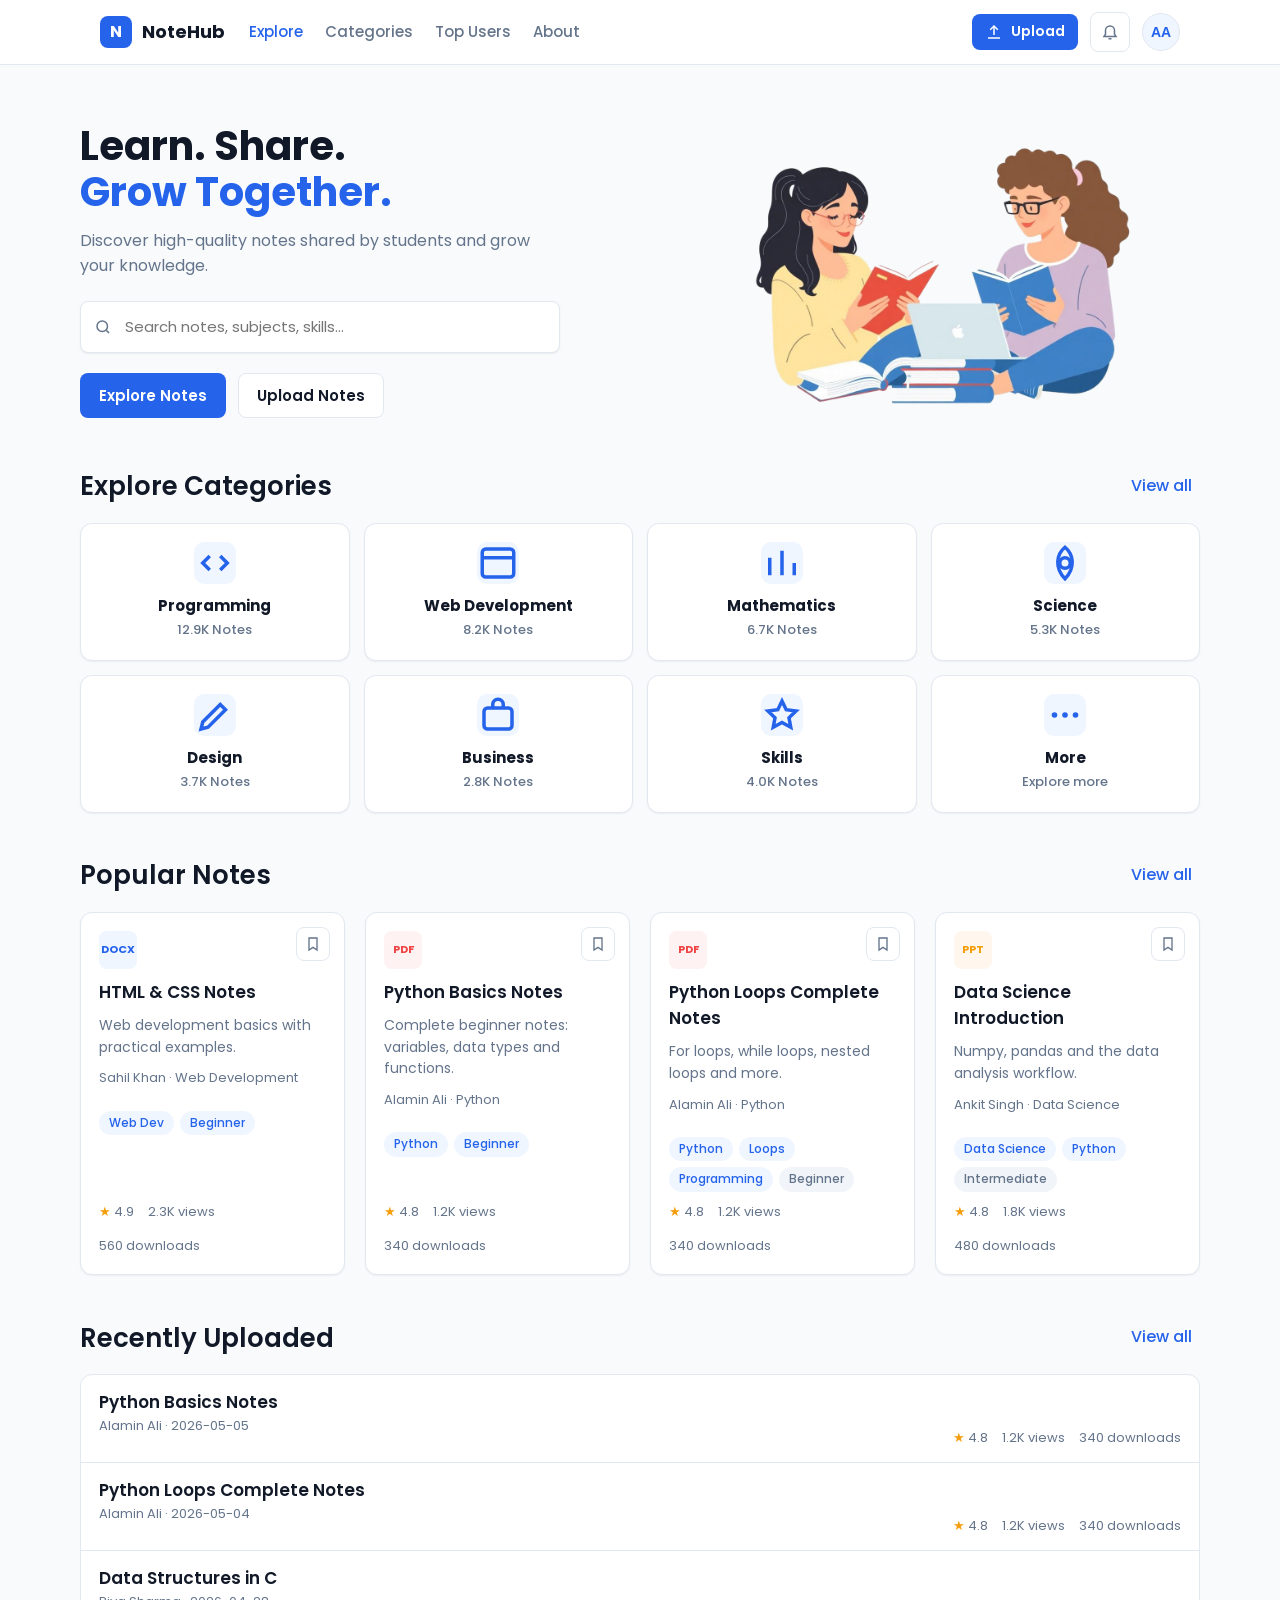
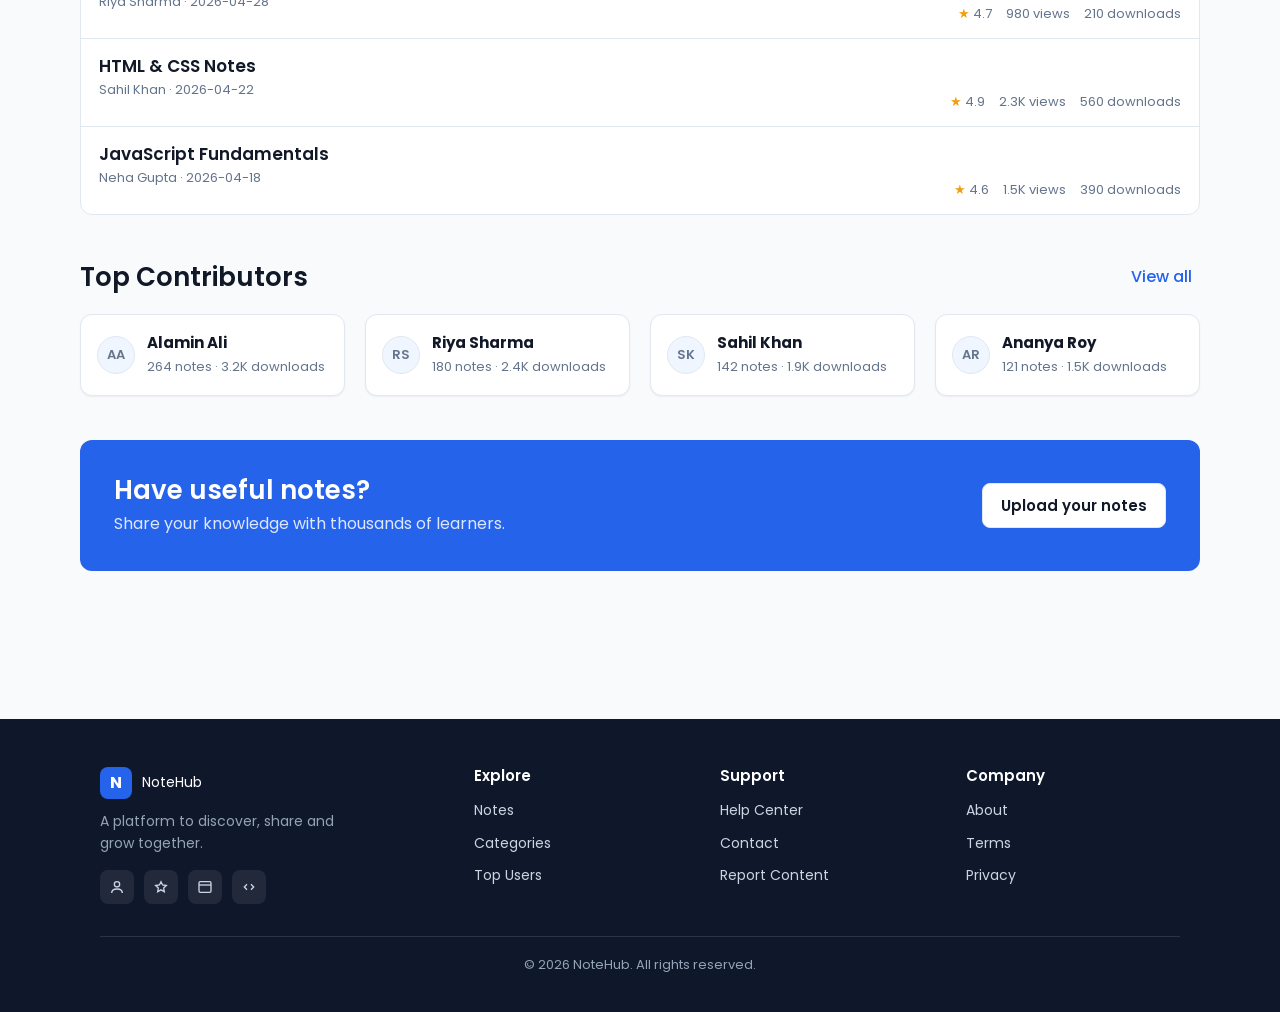
<file: index.html>
<!DOCTYPE html>
<html lang="en">
<head>
    <meta charset="UTF-8">
    <meta name="viewport" content="width=device-width, initial-scale=1.0">
    <title>My Website</title>
</head>
<body>
    <script>
        window.location.href = "home.html";
    </script>
</body>
</html>
</file>
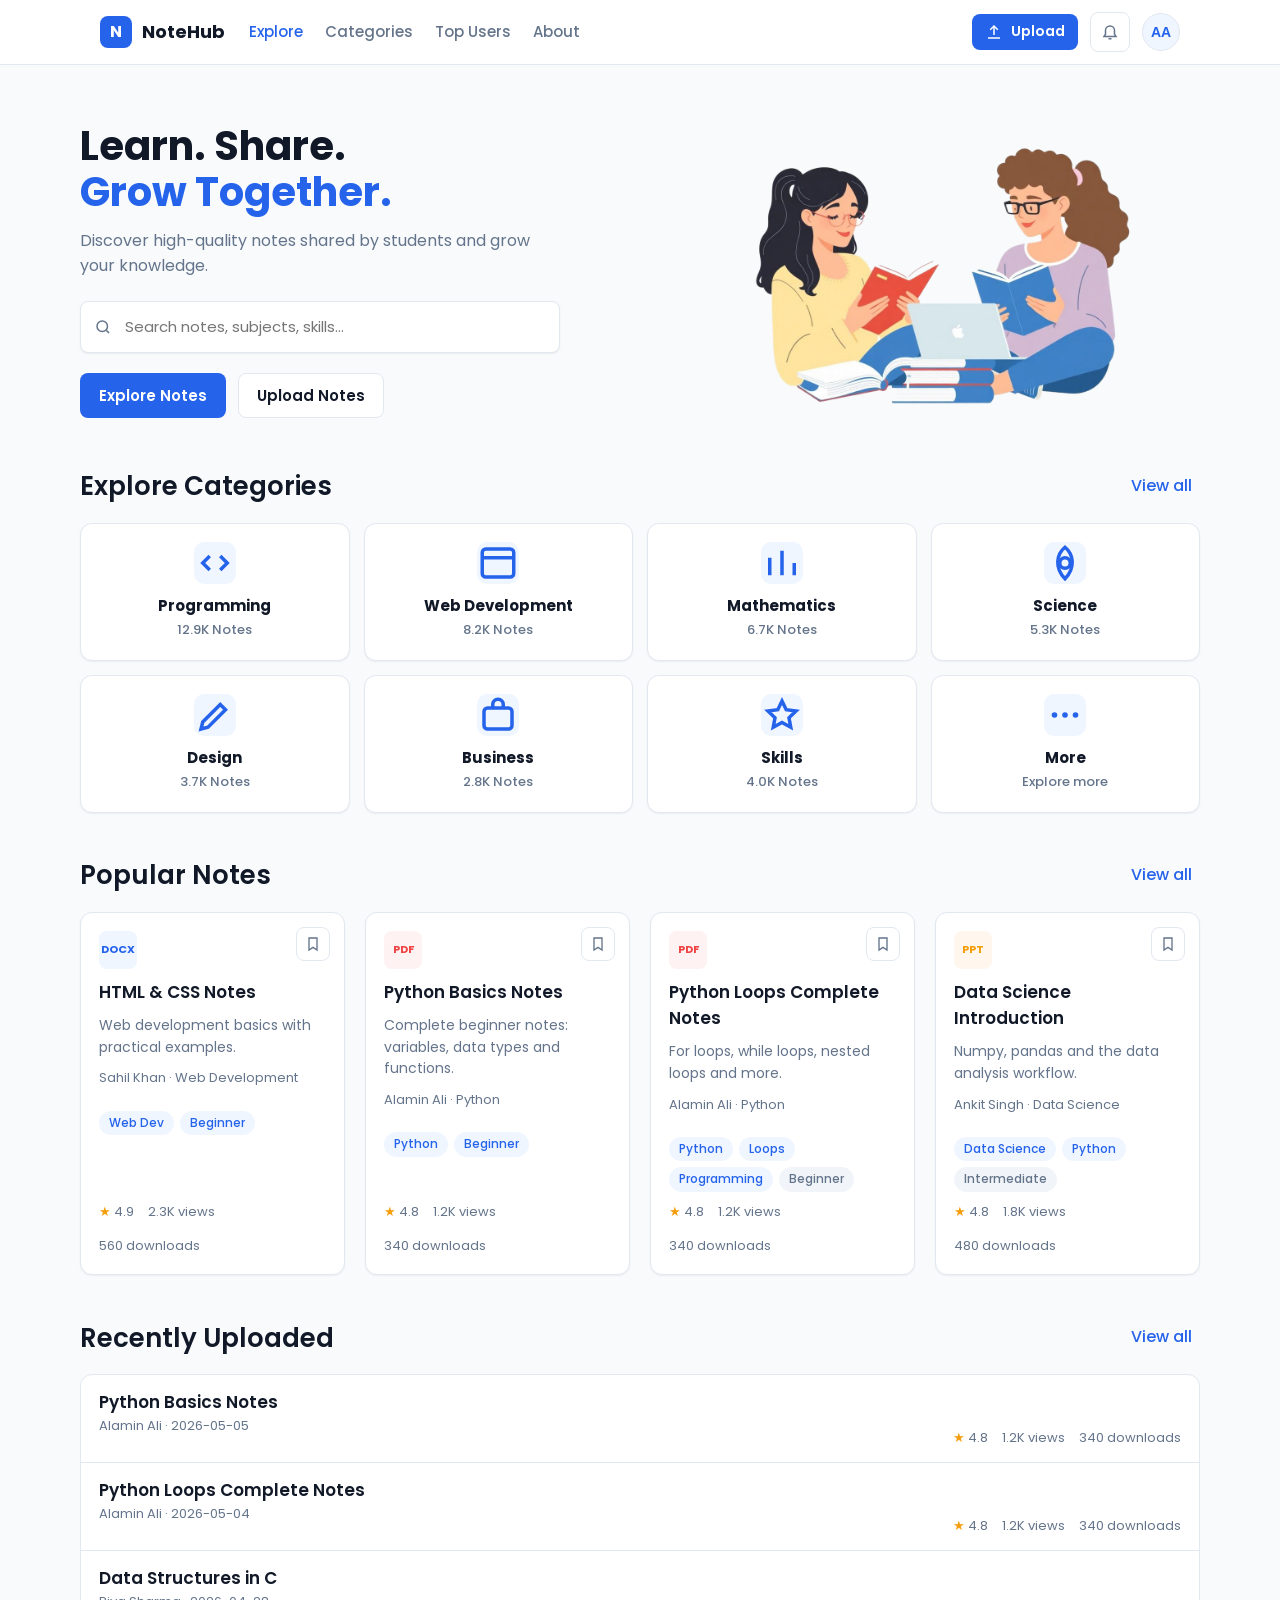
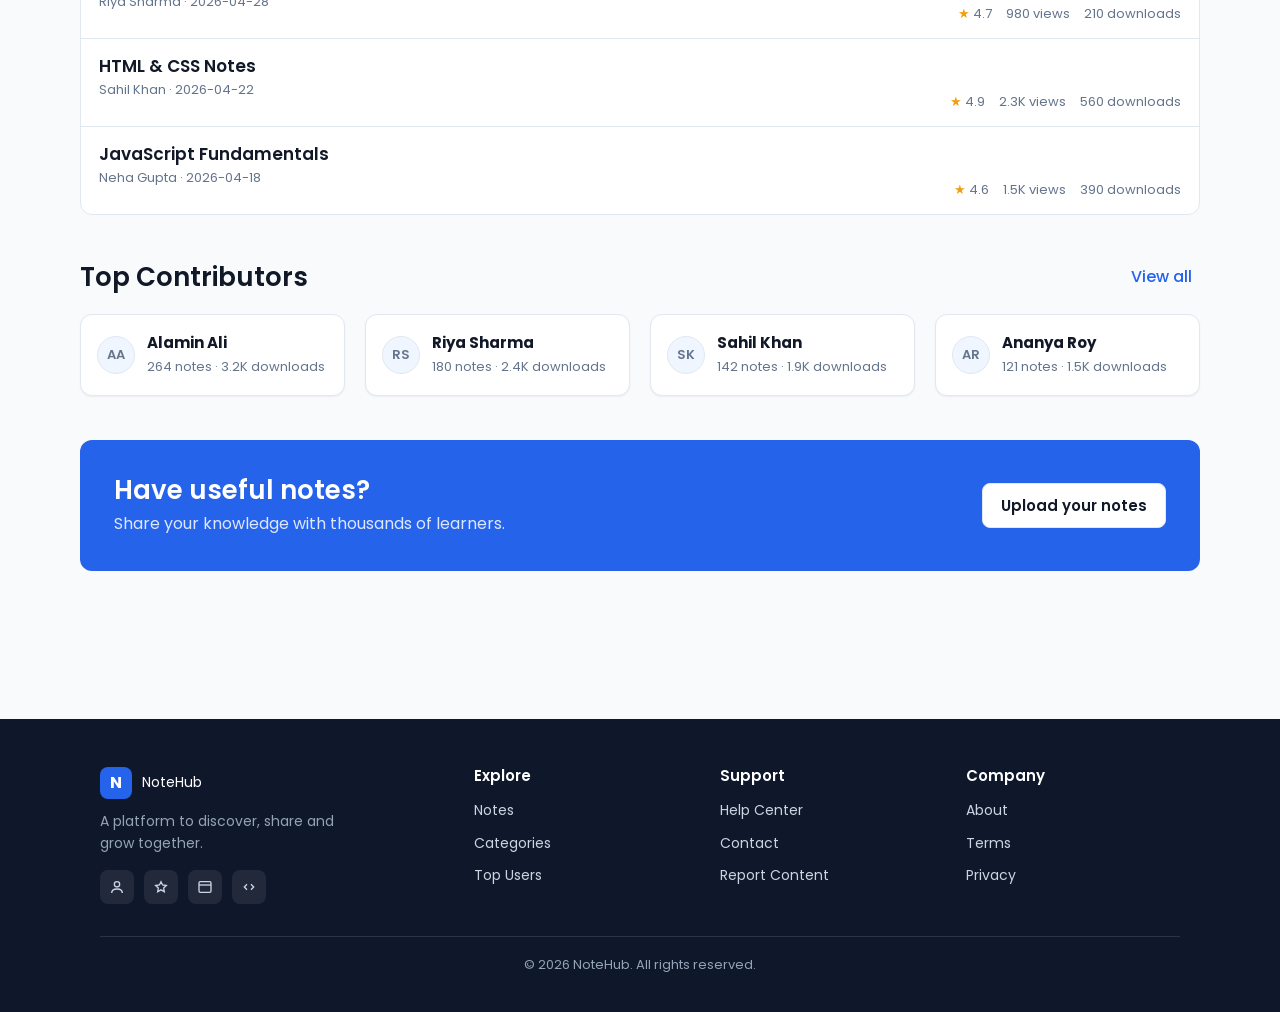
<file: home.html>
<!DOCTYPE html>
<html lang="en">
  <head>
    <meta charset="UTF-8" />
    <meta name="viewport" content="width=device-width, initial-scale=1" />
    <title>NoteHub — Learn. Share. Grow Together.</title>
    <meta
      name="description"
      content="Discover high-quality study notes shared by students and experts on NoteHub. Explore categories, popular notes and top contributors."
    />
    <link rel="preconnect" href="https://fonts.googleapis.com" />
    <link rel="preconnect" href="https://fonts.gstatic.com" crossorigin />
    <link
      href="https://fonts.googleapis.com/css2?family=Poppins:wght@400;500;600;700&display=swap"
      rel="stylesheet"
    />
    <link rel="stylesheet" href="global.css" />
    <link rel="stylesheet" href="home.css" />
    <link rel="stylesheet" href="responsive.css" />
  </head>
  <body data-page="home">
    <div id="site-nav"></div>

    <main>
      <!-- Hero -->
      <section class="container hero">
        <div>
          <h1>Learn. Share.<br /><span class="text-blue">Grow Together.</span></h1>
          <p>Discover high-quality notes shared by students and grow your knowledge.</p>

          <form class="hero-search" id="heroSearch" action="search.html" method="get" role="search">
            <label class="sr-only" for="heroQuery">Search notes</label>
            <svg viewBox="0 0 24 24" fill="none" stroke="currentColor" stroke-width="2" aria-hidden="true">
              <circle cx="11" cy="11" r="7" />
              <path d="M20 20l-3.5-3.5" />
            </svg>
            <input id="heroQuery" name="q" type="search" placeholder="Search notes, subjects, skills..." />
          </form>

          <div class="hero-actions">
            <a class="btn btn-primary" href="search.html">Explore Notes</a>
            <a class="btn btn-secondary" href="upload.html">Upload Notes</a>
          </div>
        </div>
        <div class="hero-art">
          <img src="study-illustration.png" alt="Student studying with a laptop and notes" />
        </div>
      </section>

      <div class="container page-body">
        <!-- Categories -->
        <section class="section">
          <div class="section-head">
            <h2>Explore Categories</h2>
            <a class="btn-text" href="search.html">View all</a>
          </div>
          <div class="cat-scroll" id="categoryGrid"></div>
        </section>

        <!-- Popular notes -->
        <section class="section">
          <div class="section-head">
            <h2>Popular Notes</h2>
            <a class="btn-text" href="search.html">View all</a>
          </div>
          <div class="grid grid-4" id="popularNotes"></div>
        </section>

        <!-- Recently uploaded -->
        <section class="section">
          <div class="section-head">
            <h2>Recently Uploaded</h2>
            <a class="btn-text" href="search.html">View all</a>
          </div>
          <div class="recent-list" id="recentList"></div>
        </section>

        <!-- Top contributors -->
        <section class="section">
          <div class="section-head">
            <h2>Top Contributors</h2>
            <a class="btn-text" href="profile.html">View all</a>
          </div>
          <div class="contributors" id="contributorList"></div>
        </section>

        <!-- Call to action -->
        <section class="section cta">
          <div>
            <h2>Have useful notes?</h2>
            <p>Share your knowledge with thousands of learners.</p>
          </div>
          <a class="btn btn-secondary" href="upload.html">Upload your notes</a>
        </section>
      </div>
    </main>

    <div id="site-footer"></div>
    <div id="site-bottom-nav"></div>

    <script src="global.js"></script>
    <script src="home.js"></script>
  </body>
</html>
</file>
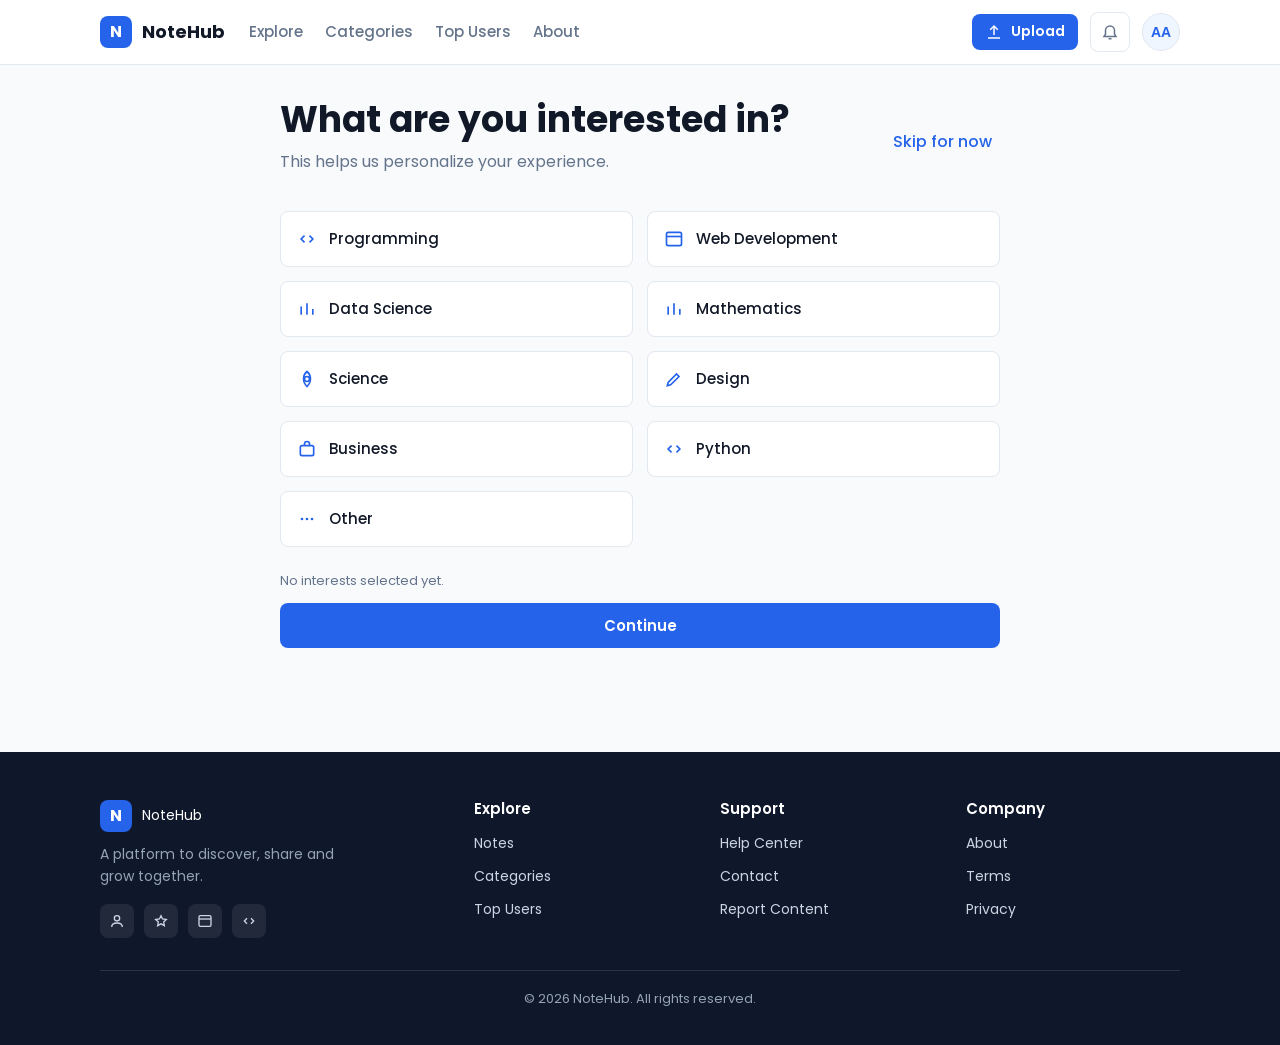
<file: interests.html>
<!DOCTYPE html>
<html lang="en">
  <head>
    <meta charset="UTF-8" />
    <meta name="viewport" content="width=device-width, initial-scale=1" />
    <title>Choose your interests | NoteHub</title>
    <meta
      name="description"
      content="Pick the subjects you care about so NoteHub can personalise the notes you see."
    />
    <link rel="preconnect" href="https://fonts.googleapis.com" />
    <link rel="preconnect" href="https://fonts.gstatic.com" crossorigin />
    <link href="https://fonts.googleapis.com/css2?family=Poppins:wght@400;500;600;700&display=swap" rel="stylesheet" />
    <link rel="stylesheet" href="global.css" />
    <link rel="stylesheet" href="profile.css" />
    <link rel="stylesheet" href="responsive.css" />
  </head>
  <body data-page="interests">
    <div id="site-nav"></div>

    <main class="container page-body">
      <div class="interest-wrap">
        <div class="section-head">
          <div>
            <h1>What are you interested in?</h1>
            <p class="muted">This helps us personalize your experience.</p>
          </div>
          <a class="btn-text" href="home.html">Skip for now</a>
        </div>

        <div class="interest-grid" id="interestGrid"></div>

        <p class="muted small" id="interestCount">No interests selected yet.</p>
        <button class="btn btn-primary btn-block" type="button" id="continueBtn">Continue</button>
      </div>
    </main>

    <div id="site-footer"></div>
    <div id="site-bottom-nav"></div>

    <script src="global.js"></script>
    <script src="interests.js"></script>
  </body>
</html>
</file>
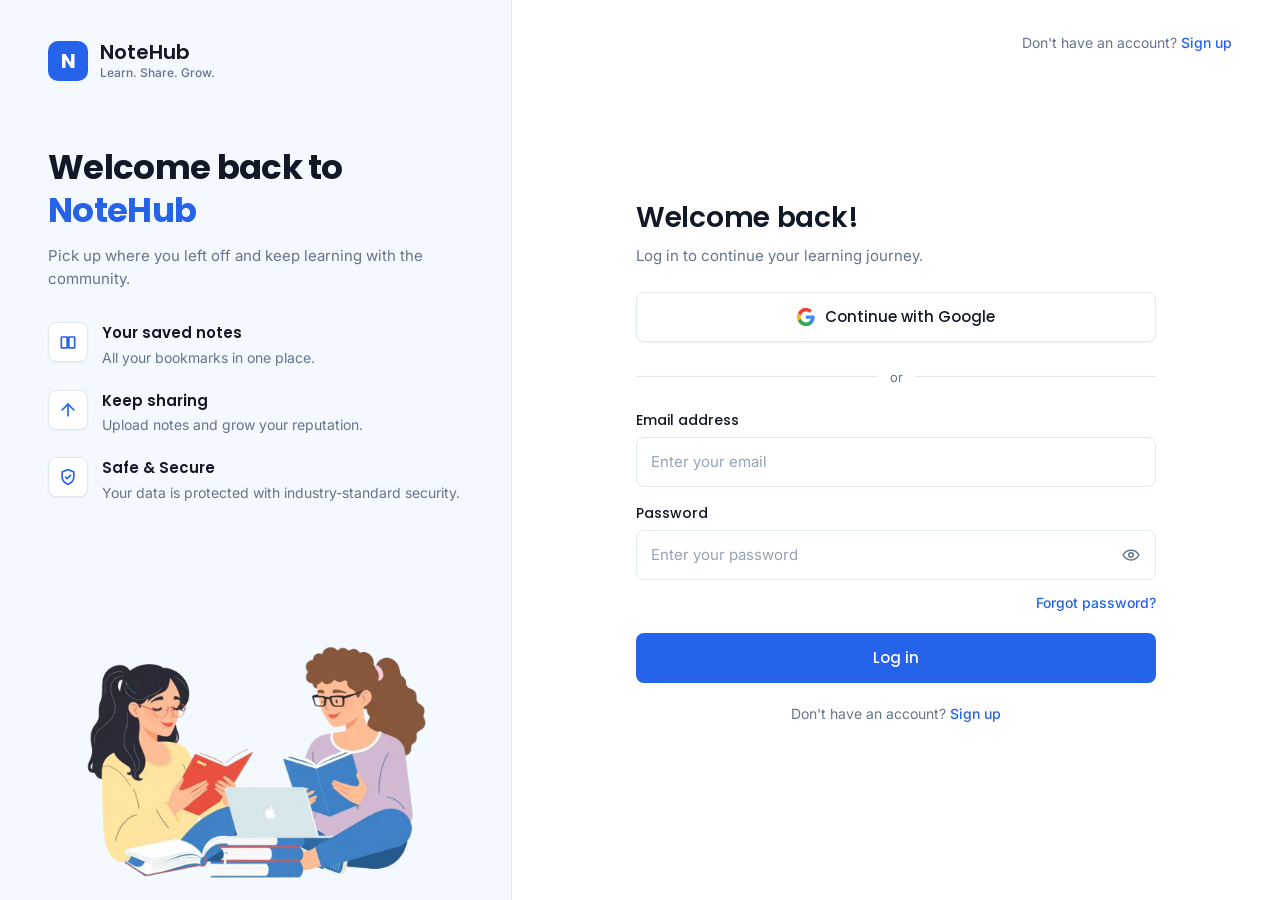
<file: login.html>
<!DOCTYPE html>
<html lang="en">
  <head>
    <meta charset="UTF-8" />
    <meta name="viewport" content="width=device-width, initial-scale=1" />
    <title>Log in to NoteHub | Learn. Share. Grow.</title>
    <meta
      name="description"
      content="Log in to your NoteHub account to continue your learning journey, save notes and share knowledge."
    />
    <link rel="preconnect" href="https://fonts.googleapis.com" />
    <link rel="preconnect" href="https://fonts.gstatic.com" crossorigin />
    <link
      href="https://fonts.googleapis.com/css2?family=Poppins:wght@500;600;700&family=Inter:wght@400;500;600&display=swap"
      rel="stylesheet"
    />
    <link rel="stylesheet" href="auth.css" />
  </head>
  <body>
    <div class="page">
      <!-- Left: brand -->
      <aside class="panel">
        <a class="logo" href="home.html">
          <span class="logo-mark" aria-hidden="true">N</span>
          <span class="logo-text">
            <strong>NoteHub</strong>
            <small>Learn. Share. Grow.</small>
          </span>
        </a>

        <div class="panel-body">
          <h1 class="panel-title">
            Welcome back to<br />
            <span class="accent">NoteHub</span>
          </h1>
          <p class="panel-sub">Pick up where you left off and keep learning with the community.</p>

          <ul class="benefits">
            <li>
              <span class="benefit-icon" aria-hidden="true">
                <svg viewBox="0 0 24 24" fill="none" stroke="currentColor" stroke-width="2">
                  <path d="M4 6h7v13H4z" /><path d="M13 6h7v13h-7z" />
                </svg>
              </span>
              <div>
                <h2>Your saved notes</h2>
                <p>All your bookmarks in one place.</p>
              </div>
            </li>
            <li>
              <span class="benefit-icon" aria-hidden="true">
                <svg viewBox="0 0 24 24" fill="none" stroke="currentColor" stroke-width="2">
                  <path d="M12 19V5" /><path d="M5 12l7-7 7 7" />
                </svg>
              </span>
              <div>
                <h2>Keep sharing</h2>
                <p>Upload notes and grow your reputation.</p>
              </div>
            </li>
            <li>
              <span class="benefit-icon" aria-hidden="true">
                <svg viewBox="0 0 24 24" fill="none" stroke="currentColor" stroke-width="2">
                  <path d="M12 3l7 3v6c0 4-3 7-7 9-4-2-7-5-7-9V6z" /><path d="M9 12l2 2 4-4" />
                </svg>
              </span>
              <div>
                <h2>Safe &amp; Secure</h2>
                <p>Your data is protected with industry-standard security.</p>
              </div>
            </li>
          </ul>
        </div>

        <img class="panel-art" src="study-illustration.png" alt="" aria-hidden="true" />
      </aside>

      <!-- Right: login form -->
      <main class="form-side">
        <p class="top-link">Don't have an account? <a href="signup.html">Sign up</a></p>

        <div class="form-wrap">
          <header class="form-head">
            <h2>Welcome back!</h2>
            <p>Log in to continue your learning journey.</p>
          </header>

          <button type="button" class="btn btn-google" id="googleBtn">
            <svg class="g-icon" viewBox="0 0 18 18" aria-hidden="true">
              <path fill="#4285F4" d="M17.6 9.2c0-.6-.1-1.2-.2-1.7H9v3.3h4.8a4.1 4.1 0 0 1-1.8 2.7v2.2h2.9c1.7-1.6 2.7-3.9 2.7-6.5z"/>
              <path fill="#34A853" d="M9 18c2.4 0 4.5-.8 6-2.3l-2.9-2.2c-.8.6-1.9.9-3.1.9-2.4 0-4.4-1.6-5.1-3.8H.9v2.3A9 9 0 0 0 9 18z"/>
              <path fill="#FBBC05" d="M3.9 10.6a5.4 5.4 0 0 1 0-3.4V4.9H.9a9 9 0 0 0 0 8.1l3-2.4z"/>
              <path fill="#EA4335" d="M9 3.6c1.3 0 2.5.5 3.4 1.3L15 2.3A9 9 0 0 0 .9 4.9l3 2.3C4.6 5.1 6.6 3.6 9 3.6z"/>
            </svg>
            Continue with Google
          </button>

          <div class="divider"><span>or</span></div>

          <form id="loginForm" novalidate>
            <div class="field">
              <label for="email">Email address</label>
              <input id="email" name="email" type="email" placeholder="Enter your email" autocomplete="email" />
              <p class="error" id="emailError"></p>
            </div>

            <div class="field">
              <label for="password">Password</label>
              <div class="input-icon">
                <input id="password" name="password" type="password" placeholder="Enter your password" autocomplete="current-password" />
                <button type="button" class="eye" data-target="password" aria-label="Show password">
                  <svg viewBox="0 0 24 24" fill="none" stroke="currentColor" stroke-width="2" aria-hidden="true">
                    <path d="M1.5 12S5 5.5 12 5.5 22.5 12 22.5 12 19 18.5 12 18.5 1.5 12 1.5 12z" />
                    <circle cx="12" cy="12" r="3" />
                  </svg>
                </button>
              </div>
              <p class="error" id="passwordError"></p>
            </div>

            <p class="forgot"><a href="#">Forgot password?</a></p>

            <button type="submit" class="btn btn-primary" id="submitBtn">
              <span class="spinner" aria-hidden="true"></span>
              <span class="btn-label">Log in</span>
            </button>

            <p class="success" id="successMsg" role="status">Logged in successfully! Redirecting…</p>
          </form>

          <p class="bottom-text">Don't have an account? <a href="signup.html">Sign up</a></p>
        </div>
      </main>
    </div>

    <script src="login.js"></script>
  </body>
</html>
</file>
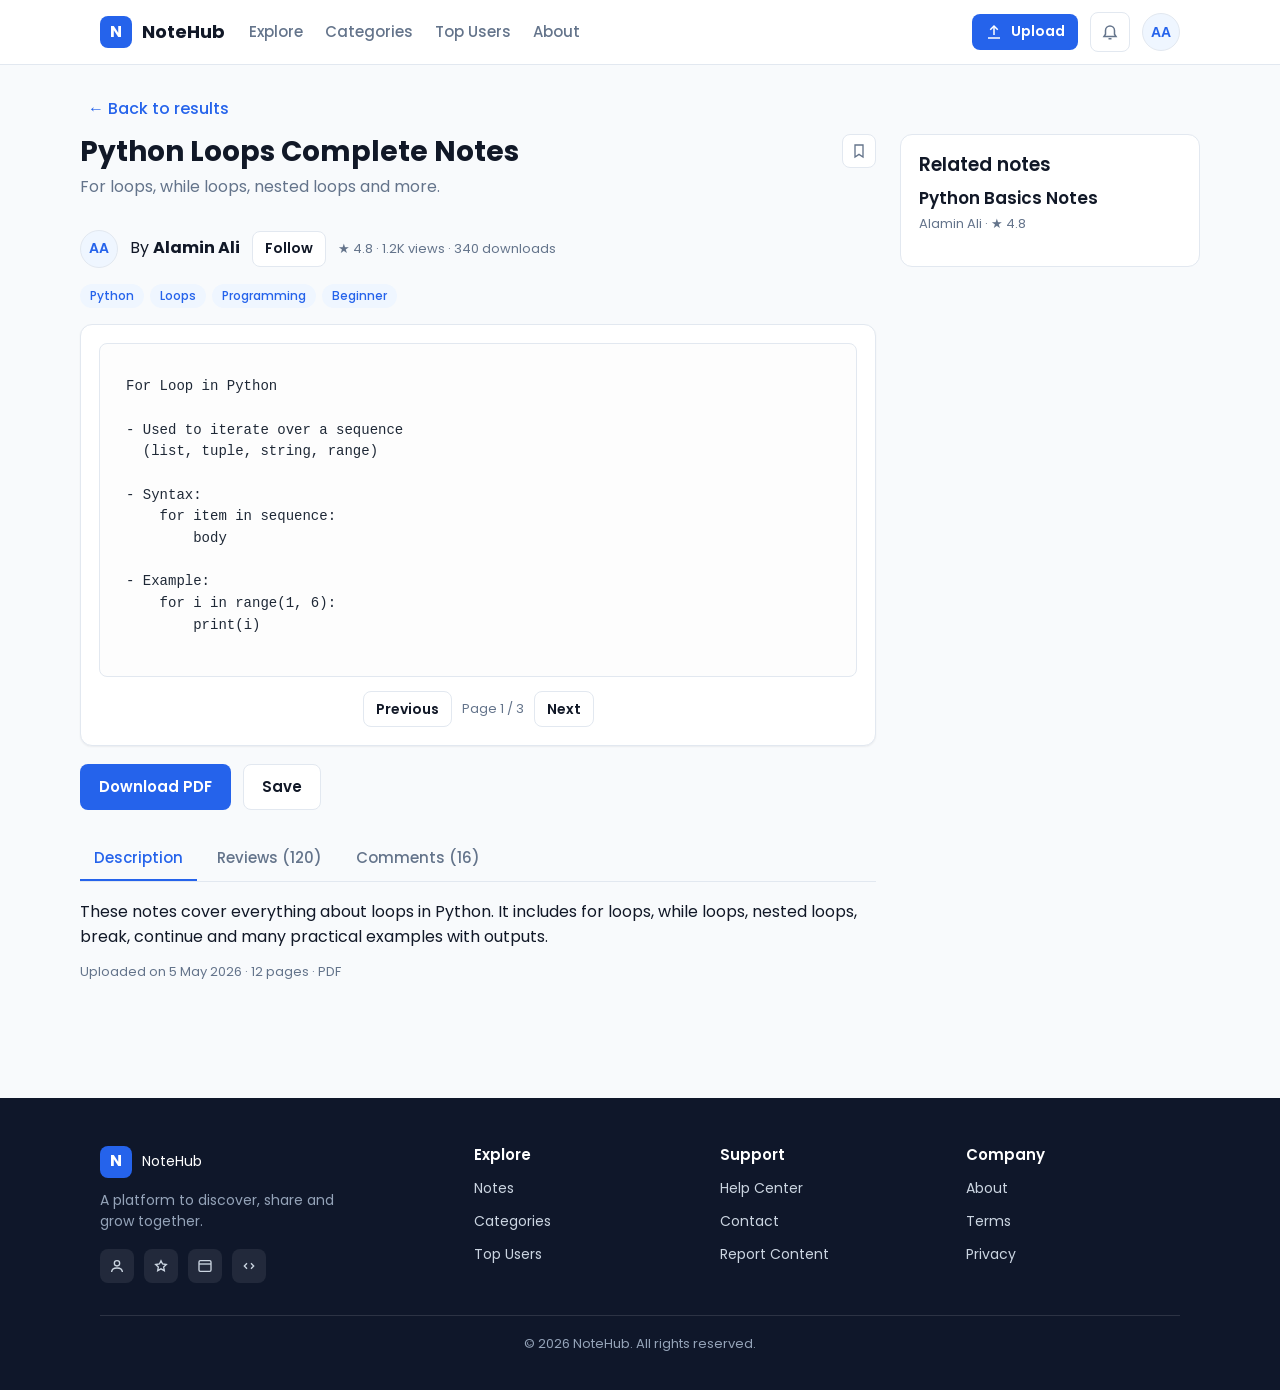
<file: note.html>
<!DOCTYPE html>
<html lang="en">
  <head>
    <meta charset="UTF-8" />
    <meta name="viewport" content="width=device-width, initial-scale=1" />
    <title>Note details | NoteHub</title>
    <meta name="description" content="Read the full note details, preview the document, reviews and comments on NoteHub." />
    <link rel="preconnect" href="https://fonts.googleapis.com" />
    <link rel="preconnect" href="https://fonts.gstatic.com" crossorigin />
    <link href="https://fonts.googleapis.com/css2?family=Poppins:wght@400;500;600;700&display=swap" rel="stylesheet" />
    <link rel="stylesheet" href="global.css" />
    <link rel="stylesheet" href="note.css" />
    <link rel="stylesheet" href="responsive.css" />
  </head>
  <body data-page="note">
    <div id="site-nav"></div>

    <main class="container page-body">
      <p><a class="btn-text" href="search.html">&larr; Back to results</a></p>

      <div class="note-layout">
        <div>
          <header class="note-head">
            <div>
              <h1 id="noteTitle">Note</h1>
              <p class="muted" id="noteDesc"></p>
            </div>
            <div class="note-actions">
              <button class="bookmark-btn" type="button" id="saveTop" aria-pressed="false" aria-label="Save this note" style="position: static"></button>
            </div>
          </header>

          <div class="author-row">
            <span class="avatar" id="authorAvatar" aria-hidden="true"></span>
            <span>By <strong id="authorName"></strong></span>
            <button class="btn btn-secondary btn-sm" type="button" id="followBtn" aria-pressed="false">Follow</button>
            <span class="muted small" id="noteStats"></span>
          </div>

          <div class="tag-row" id="noteTags" style="margin-bottom: 16px"></div>

          <!-- Mock PDF preview -->
          <section class="pdf-preview" aria-label="Document preview">
            <div class="pdf-page" id="pdfPage"></div>
            <div class="pdf-toolbar">
              <button class="btn btn-secondary btn-sm" type="button" id="prevPage">Previous</button>
              <span id="pageLabel">Page 1 / 3</span>
              <button class="btn btn-secondary btn-sm" type="button" id="nextPage">Next</button>
            </div>
          </section>

          <div class="detail-buttons">
            <button class="btn btn-primary" type="button" id="downloadBtn">Download PDF</button>
            <button class="btn btn-secondary" type="button" id="saveBtn" aria-pressed="false">Save</button>
          </div>

          <!-- Tabs -->
          <div class="tabs" role="tablist" aria-label="Note information">
            <button class="tab" type="button" role="tab" id="tab-desc" aria-controls="panel-desc" aria-selected="true">Description</button>
            <button class="tab" type="button" role="tab" id="tab-reviews" aria-controls="panel-reviews" aria-selected="false">Reviews (120)</button>
            <button class="tab" type="button" role="tab" id="tab-comments" aria-controls="panel-comments" aria-selected="false">Comments (16)</button>
          </div>

          <section class="tab-panel" id="panel-desc" role="tabpanel" aria-labelledby="tab-desc">
            <p>
              These notes cover everything about loops in Python. It includes for loops, while loops,
              nested loops, break, continue and many practical examples with outputs.
            </p>
            <p class="muted small">Uploaded on 5 May 2026 &middot; 12 pages &middot; PDF</p>
          </section>

          <section class="tab-panel" id="panel-reviews" role="tabpanel" aria-labelledby="tab-reviews" hidden>
            <p><strong>Rate these notes:</strong></p>
            <div class="stars" id="rateStars" role="group" aria-label="Rate these notes">
              <button class="star-btn" type="button" data-star="1" aria-label="1 star">★</button>
              <button class="star-btn" type="button" data-star="2" aria-label="2 stars">★</button>
              <button class="star-btn" type="button" data-star="3" aria-label="3 stars">★</button>
              <button class="star-btn" type="button" data-star="4" aria-label="4 stars">★</button>
              <button class="star-btn" type="button" data-star="5" aria-label="5 stars">★</button>
            </div>
            <div class="review">
              <p><strong>Riya Sharma</strong> <span class="muted small">★ 5.0</span></p>
              <p class="muted">Very clear explanations, the nested loop examples helped me a lot.</p>
            </div>
            <div class="review">
              <p><strong>Dev Patel</strong> <span class="muted small">★ 4.0</span></p>
              <p class="muted">Good notes. Would love a few more practice questions.</p>
            </div>
          </section>

          <section class="tab-panel" id="panel-comments" role="tabpanel" aria-labelledby="tab-comments" hidden>
            <div class="comment">
              <span class="avatar" aria-hidden="true">NG</span>
              <div>
                <p><strong>Neha Gupta</strong></p>
                <p class="muted">Thanks for sharing! Saved for my exam prep.</p>
              </div>
            </div>
            <div class="comment">
              <span class="avatar" aria-hidden="true">SK</span>
              <div>
                <p><strong>Sahil Khan</strong></p>
                <p class="muted">The while loop section is gold.</p>
              </div>
            </div>
            <form id="commentForm">
              <label class="form-label" for="commentText">Add a comment</label>
              <textarea id="commentText" placeholder="Write a comment..."></textarea>
              <button class="btn btn-primary btn-sm" type="submit">Post comment</button>
            </form>
          </section>
        </div>

        <!-- Side: related notes -->
        <aside class="side-card">
          <h3>Related notes</h3>
          <div id="relatedList"></div>
        </aside>
      </div>
    </main>

    <div id="site-footer"></div>
    <div id="site-bottom-nav"></div>

    <script src="global.js"></script>
    <script src="note.js"></script>
  </body>
</html>
</file>
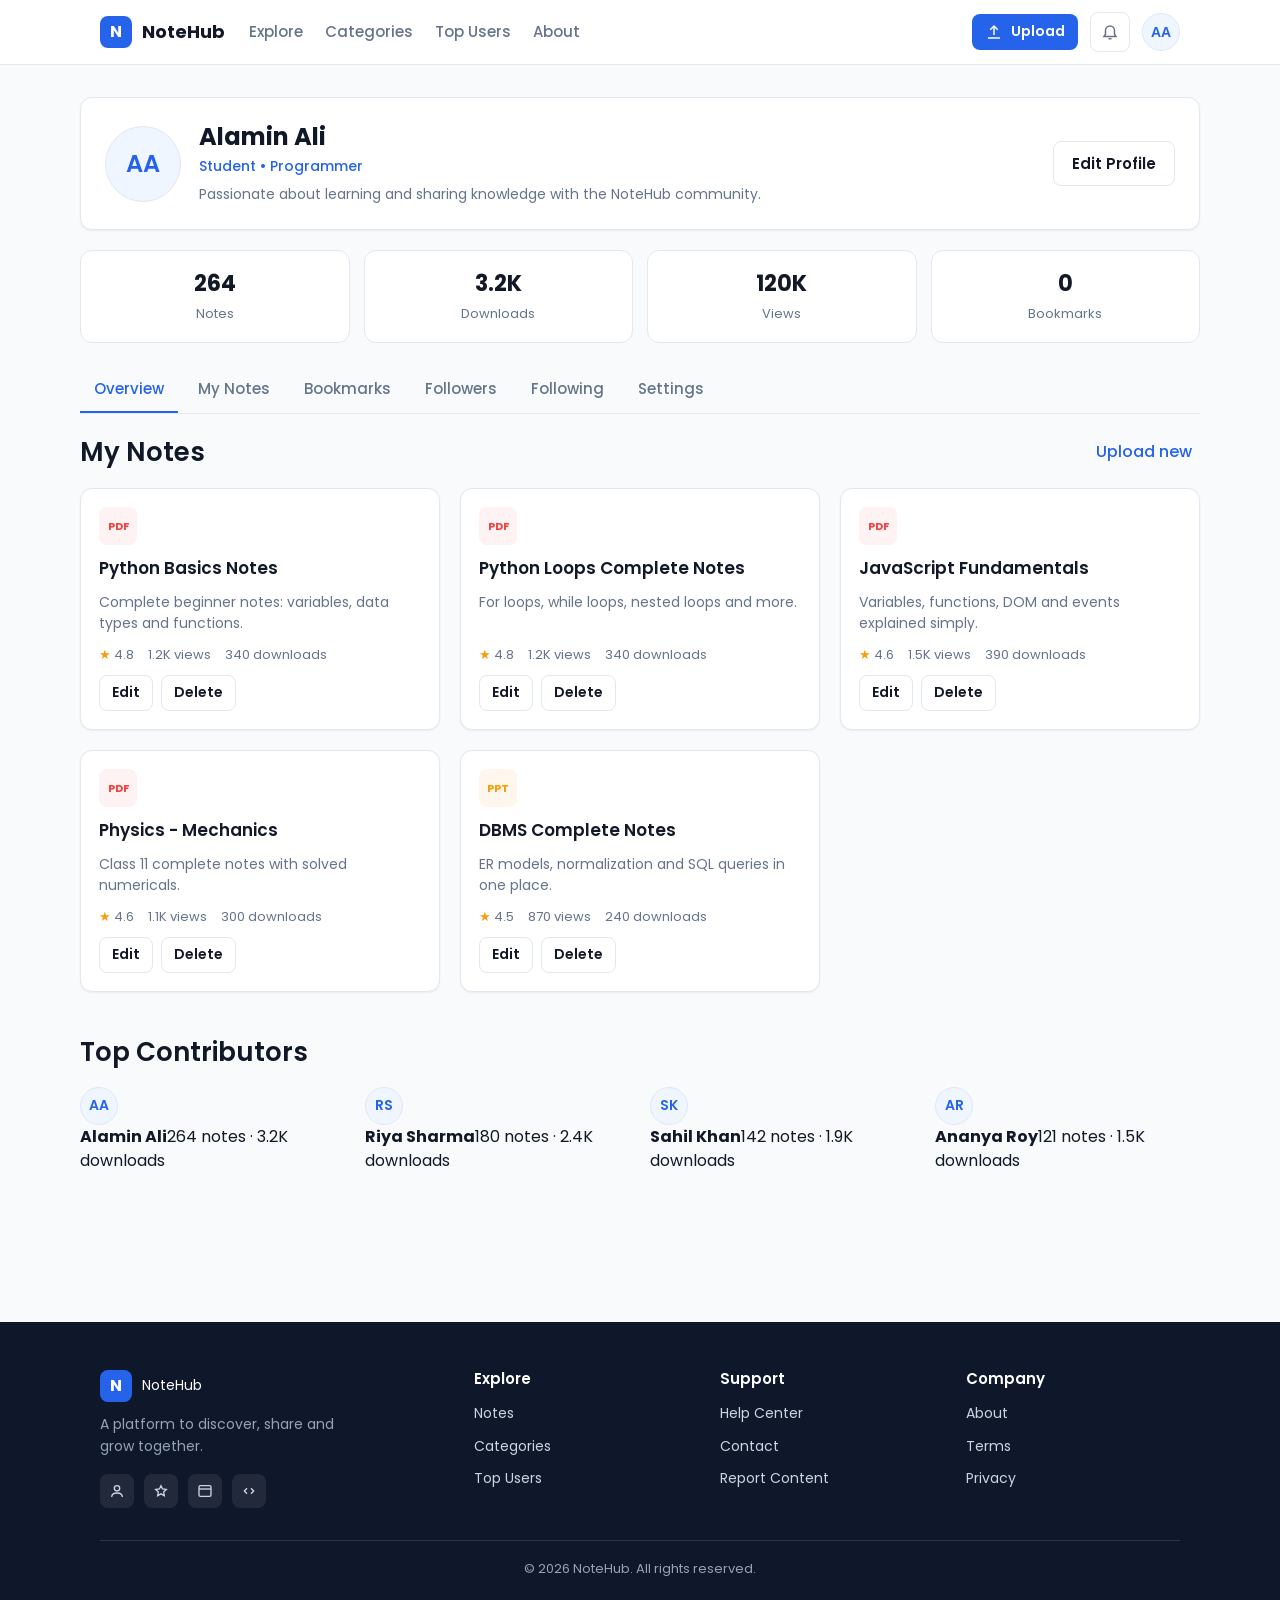
<file: profile.html>
<!DOCTYPE html>
<html lang="en">
  <head>
    <meta charset="UTF-8" />
    <meta name="viewport" content="width=device-width, initial-scale=1" />
    <title>Alamin Ali — Profile | NoteHub</title>
    <meta name="description" content="View Alamin Ali's NoteHub profile, uploaded notes, downloads and community stats." />
    <link rel="preconnect" href="https://fonts.googleapis.com" />
    <link rel="preconnect" href="https://fonts.gstatic.com" crossorigin />
    <link href="https://fonts.googleapis.com/css2?family=Poppins:wght@400;500;600;700&display=swap" rel="stylesheet" />
    <link rel="stylesheet" href="global.css" />
    <link rel="stylesheet" href="profile.css" />
    <link rel="stylesheet" href="responsive.css" />
  </head>
  <body data-page="profile">
    <div id="site-nav"></div>

    <main class="container page-body">
      <header class="profile-header">
        <span class="avatar avatar-lg" aria-hidden="true">AA</span>
        <div>
          <h1>Alamin Ali</h1>
          <p class="profile-role">Student &bull; Programmer</p>
          <p class="profile-bio">Passionate about learning and sharing knowledge with the NoteHub community.</p>
        </div>
        <a class="btn btn-secondary" href="settings.html">Edit Profile</a>
      </header>

      <div class="stat-row">
        <div class="stat"><strong>264</strong><span>Notes</span></div>
        <div class="stat"><strong>3.2K</strong><span>Downloads</span></div>
        <div class="stat"><strong>120K</strong><span>Views</span></div>
        <div class="stat"><strong id="bookmarkCount">0</strong><span>Bookmarks</span></div>
      </div>

      <nav class="profile-tabs" aria-label="Profile sections">
        <a href="profile.html" class="active">Overview</a>
        <a href="#my-notes">My Notes</a>
        <a href="bookmarks.html">Bookmarks</a>
        <a href="#contributors">Followers</a>
        <a href="#contributors">Following</a>
        <a href="settings.html">Settings</a>
      </nav>

      <section class="section" id="my-notes">
        <div class="section-head">
          <h2>My Notes</h2>
          <a class="btn-text" href="upload.html">Upload new</a>
        </div>
        <div class="grid grid-3" id="myNotes"></div>
      </section>

      <section class="section" id="contributors">
        <div class="section-head">
          <h2>Top Contributors</h2>
        </div>
        <div class="grid grid-4" id="followList"></div>
      </section>
    </main>

    <div id="site-footer"></div>
    <div id="site-bottom-nav"></div>

    <script src="global.js"></script>
    <script src="profile.js"></script>
  </body>
</html>
</file>
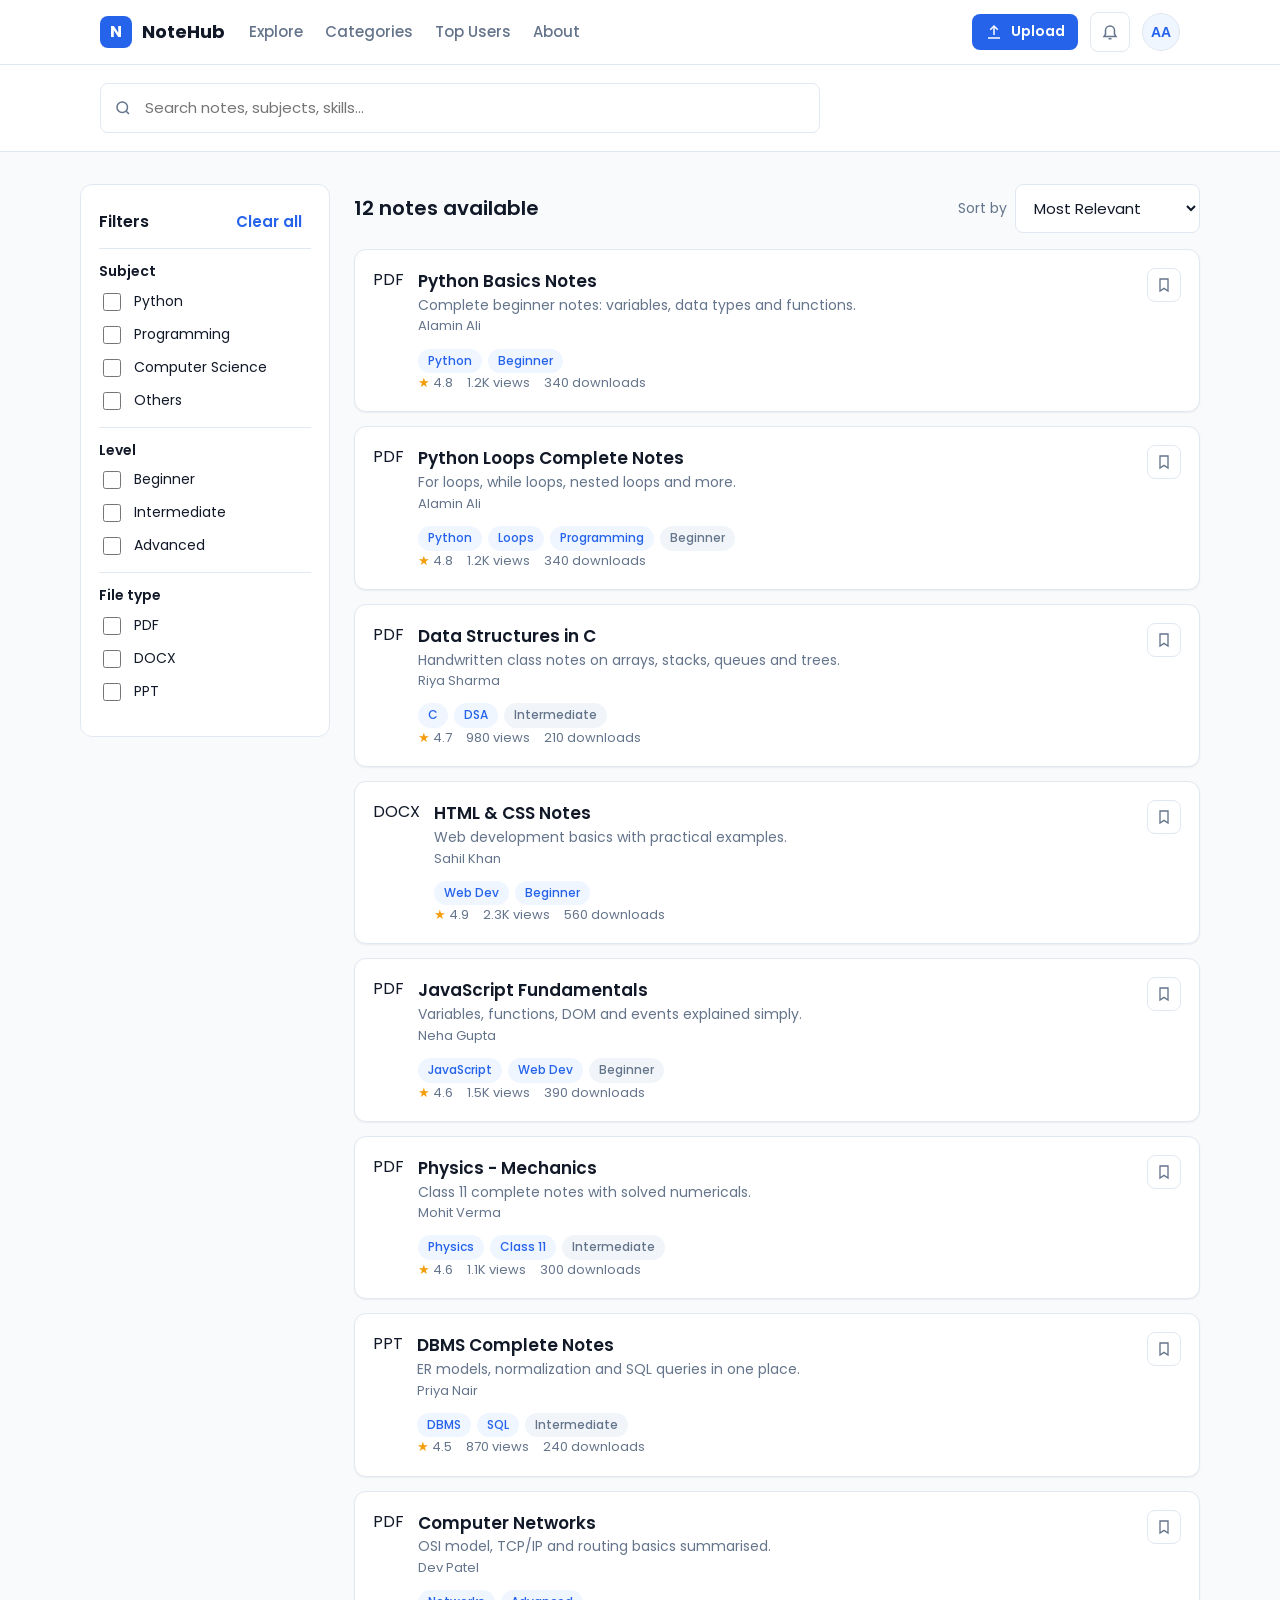
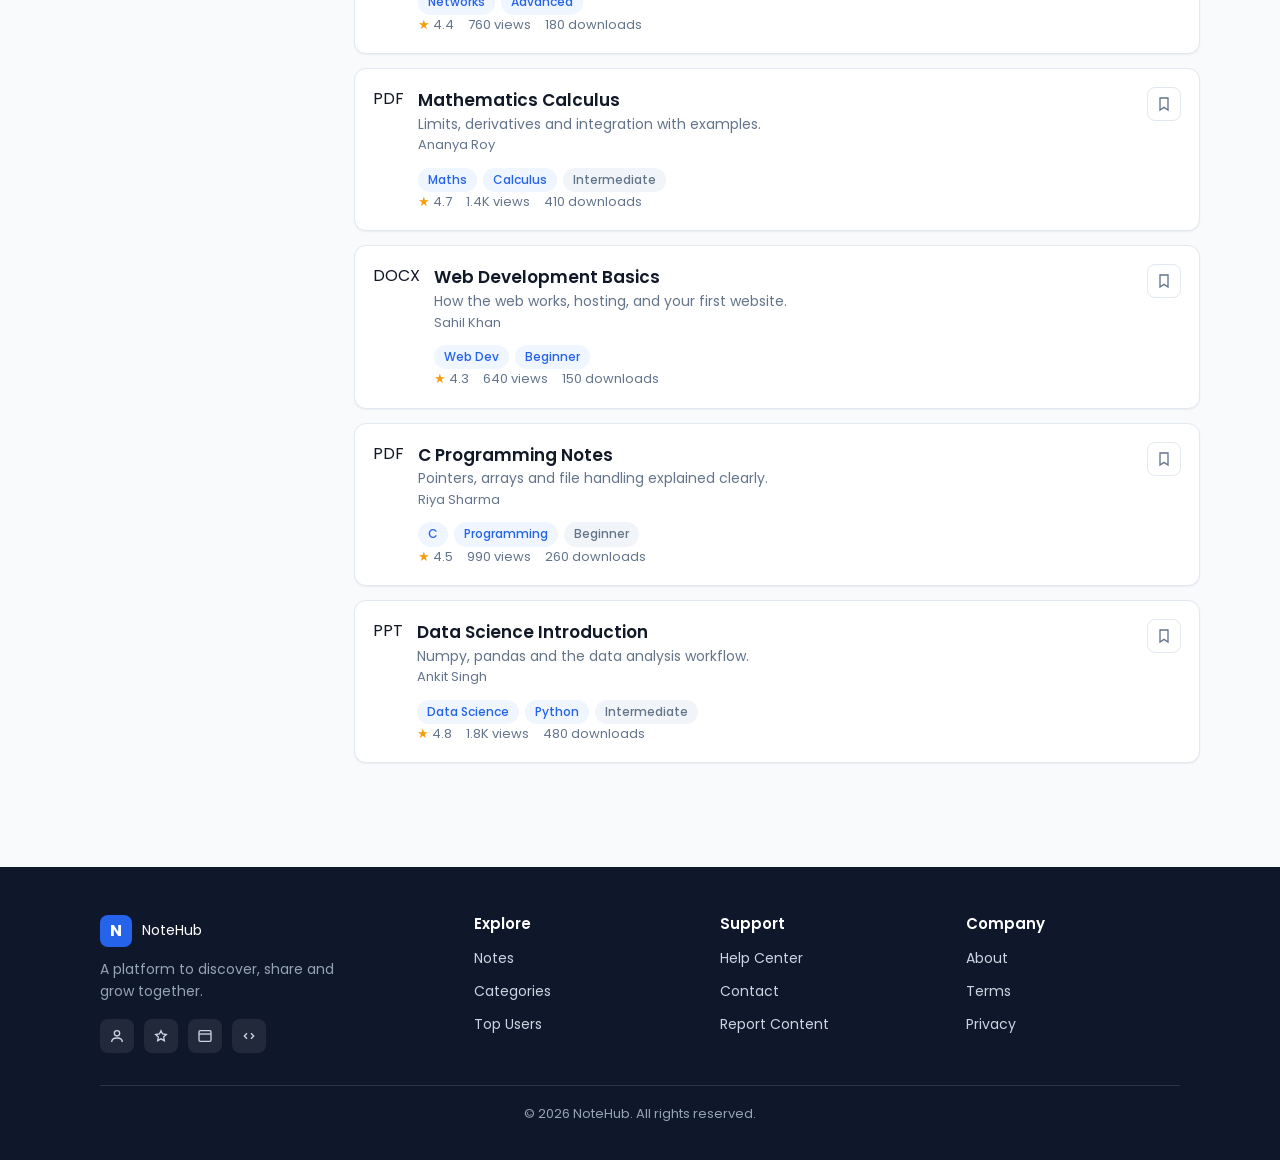
<file: search.html>
<!DOCTYPE html>
<html lang="en">
  <head>
    <meta charset="UTF-8" />
    <meta name="viewport" content="width=device-width, initial-scale=1" />
    <title>Search notes | NoteHub</title>
    <meta
      name="description"
      content="Search thousands of study notes on NoteHub and filter by subject, level and file type."
    />
    <link rel="preconnect" href="https://fonts.googleapis.com" />
    <link rel="preconnect" href="https://fonts.gstatic.com" crossorigin />
    <link href="https://fonts.googleapis.com/css2?family=Poppins:wght@400;500;600;700&display=swap" rel="stylesheet" />
    <link rel="stylesheet" href="global.css" />
    <link rel="stylesheet" href="search.css" />
    <link rel="stylesheet" href="responsive.css" />
  </head>
  <body data-page="search">
    <div id="site-nav"></div>

    <div class="search-top">
      <div class="container">
        <form class="search-bar" id="searchForm" role="search">
          <label class="sr-only" for="query">Search notes</label>
          <svg viewBox="0 0 24 24" fill="none" stroke="currentColor" stroke-width="2" aria-hidden="true">
            <circle cx="11" cy="11" r="7" />
            <path d="M20 20l-3.5-3.5" />
          </svg>
          <input id="query" name="q" type="search" placeholder="Search notes, subjects, skills..." />
        </form>
      </div>
    </div>

    <main class="container page-body">
      <div class="search-layout">
        <!-- Filters -->
        <aside class="filters">
          <div class="filters-head">
            <h2 style="font-size: 16px; margin: 0">Filters</h2>
            <button class="btn-text btn" type="button" id="clearFilters">Clear all</button>
          </div>

          <div class="filter-group">
            <h3>Subject</h3>
            <label class="check"><input type="checkbox" data-filter="subject" value="Python" /> <span>Python</span></label>
            <label class="check"><input type="checkbox" data-filter="subject" value="Programming" /> <span>Programming</span></label>
            <label class="check"><input type="checkbox" data-filter="subject" value="Computer Science" /> <span>Computer Science</span></label>
            <label class="check"><input type="checkbox" data-filter="subject" value="Others" /> <span>Others</span></label>
          </div>

          <div class="filter-group">
            <h3>Level</h3>
            <label class="check"><input type="checkbox" data-filter="level" value="Beginner" /> <span>Beginner</span></label>
            <label class="check"><input type="checkbox" data-filter="level" value="Intermediate" /> <span>Intermediate</span></label>
            <label class="check"><input type="checkbox" data-filter="level" value="Advanced" /> <span>Advanced</span></label>
          </div>

          <div class="filter-group">
            <h3>File type</h3>
            <label class="check"><input type="checkbox" data-filter="file" value="PDF" /> <span>PDF</span></label>
            <label class="check"><input type="checkbox" data-filter="file" value="DOCX" /> <span>DOCX</span></label>
            <label class="check"><input type="checkbox" data-filter="file" value="PPT" /> <span>PPT</span></label>
          </div>
        </aside>

        <!-- Results -->
        <section>
          <div class="results-head">
            <h1 id="resultsTitle">All notes</h1>
            <div class="sort-wrap">
              <label for="sort">Sort by</label>
              <select id="sort">
                <option value="relevant">Most Relevant</option>
                <option value="newest">Newest</option>
                <option value="downloads">Most Downloaded</option>
                <option value="rating">Highest Rated</option>
              </select>
            </div>
          </div>

          <div class="result-list" id="resultList"></div>
        </section>
      </div>
    </main>

    <div id="site-footer"></div>
    <div id="site-bottom-nav"></div>

    <script src="global.js"></script>
    <script src="search.js"></script>
  </body>
</html>
</file>
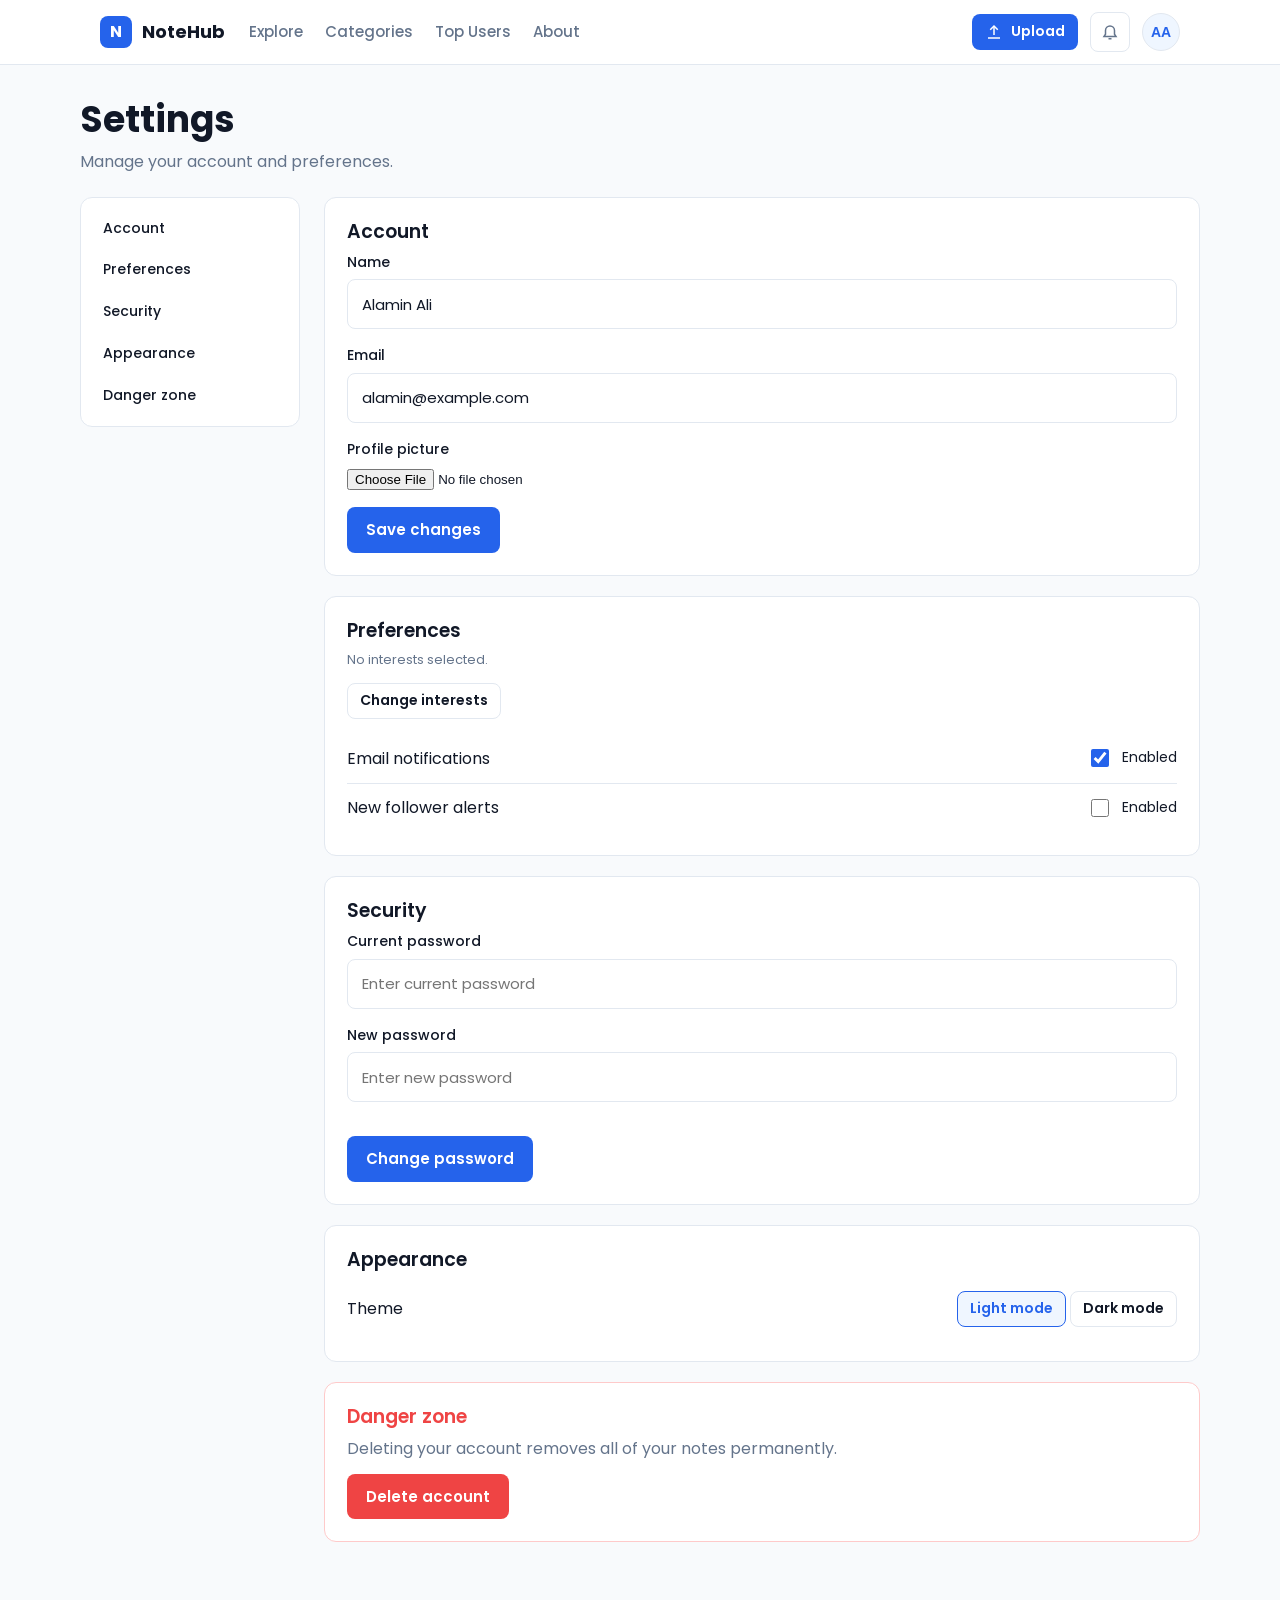
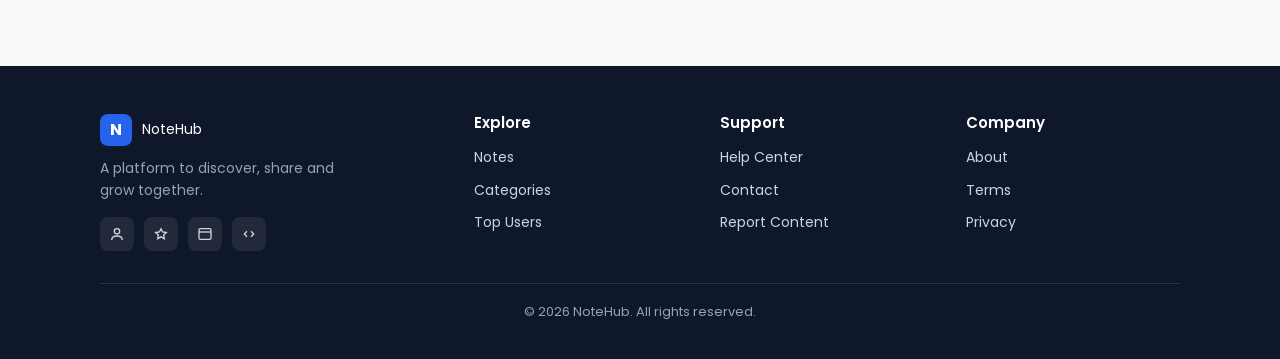
<file: settings.html>
<!DOCTYPE html>
<html lang="en">
  <head>
    <meta charset="UTF-8" />
    <meta name="viewport" content="width=device-width, initial-scale=1" />
    <title>Settings | NoteHub</title>
    <meta name="description" content="Manage your NoteHub account, interests, notifications, security and appearance settings." />
    <link rel="preconnect" href="https://fonts.googleapis.com" />
    <link rel="preconnect" href="https://fonts.gstatic.com" crossorigin />
    <link href="https://fonts.googleapis.com/css2?family=Poppins:wght@400;500;600;700&display=swap" rel="stylesheet" />
    <link rel="stylesheet" href="global.css" />
    <link rel="stylesheet" href="profile.css" />
    <link rel="stylesheet" href="responsive.css" />
  </head>
  <body data-page="settings">
    <div id="site-nav"></div>

    <main class="container page-body">
      <h1>Settings</h1>
      <p class="muted">Manage your account and preferences.</p>

      <div class="settings-layout" style="margin-top: 22px">
        <nav class="settings-nav" aria-label="Settings sections">
          <a href="#account">Account</a>
          <a href="#preferences">Preferences</a>
          <a href="#security">Security</a>
          <a href="#appearance">Appearance</a>
          <a href="#danger">Danger zone</a>
        </nav>

        <div>
          <section class="settings-card" id="account">
            <h2>Account</h2>
            <form id="accountForm">
              <div class="field">
                <label for="name">Name</label>
                <input id="name" type="text" value="Alamin Ali" />
              </div>
              <div class="field">
                <label for="email">Email</label>
                <input id="email" type="email" value="alamin@example.com" />
              </div>
              <div class="field">
                <label for="picture">Profile picture</label>
                <input id="picture" type="file" accept="image/*" />
              </div>
              <button class="btn btn-primary" type="submit">Save changes</button>
            </form>
          </section>

          <section class="settings-card" id="preferences">
            <h2>Preferences</h2>
            <p class="muted small" id="savedInterests">No interests selected.</p>
            <a class="btn btn-secondary btn-sm" href="interests.html">Change interests</a>
            <div class="switch-row" style="margin-top: 16px">
              <span>Email notifications</span>
              <label class="check"><input type="checkbox" id="emailNotif" checked /> <span>Enabled</span></label>
            </div>
            <div class="switch-row">
              <span>New follower alerts</span>
              <label class="check"><input type="checkbox" id="followNotif" /> <span>Enabled</span></label>
            </div>
          </section>

          <section class="settings-card" id="security">
            <h2>Security</h2>
            <form id="passwordForm">
              <div class="field">
                <label for="current">Current password</label>
                <input id="current" type="password" placeholder="Enter current password" />
              </div>
              <div class="field">
                <label for="newPass">New password</label>
                <input id="newPass" type="password" placeholder="Enter new password" />
              </div>
              <p class="error-text" id="passError"></p>
              <button class="btn btn-primary" type="submit">Change password</button>
            </form>
          </section>

          <section class="settings-card" id="appearance">
            <h2>Appearance</h2>
            <div class="switch-row">
              <span>Theme</span>
              <span>
                <button class="btn btn-secondary btn-sm is-active" type="button" data-theme="light">Light mode</button>
                <button class="btn btn-secondary btn-sm" type="button" data-theme="dark">Dark mode</button>
              </span>
            </div>
          </section>

          <section class="settings-card danger-zone" id="danger">
            <h2>Danger zone</h2>
            <p class="muted">Deleting your account removes all of your notes permanently.</p>
            <button class="btn btn-danger" type="button" id="deleteAccount">Delete account</button>
          </section>
        </div>
      </div>
    </main>

    <div id="site-footer"></div>
    <div id="site-bottom-nav"></div>

    <script src="global.js"></script>
    <script>
      // Settings page: all interactions are mocked for this prototype
      document.addEventListener("DOMContentLoaded", function () {
        var interests = Store.read("notehub_interests", []);
        if (interests.length) {
          document.getElementById("savedInterests").textContent = "Your interests: " + interests.join(", ");
        }

        document.getElementById("accountForm").addEventListener("submit", function (event) {
          event.preventDefault();
          showToast("Profile saved (demo)");
        });

        document.getElementById("passwordForm").addEventListener("submit", function (event) {
          event.preventDefault();
          var newPass = document.getElementById("newPass").value;
          var error = document.getElementById("passError");
          if (newPass.length < 8) {
            error.textContent = "New password must be at least 8 characters.";
            return;
          }
          error.textContent = "";
          showToast("Password changed (demo)");
        });

        qsa("[data-theme]").forEach(function (button) {
          button.addEventListener("click", function () {
            qsa("[data-theme]").forEach(function (other) {
              other.classList.remove("is-active");
            });
            button.classList.add("is-active");
            Store.write("notehub_theme", button.getAttribute("data-theme"));
            showToast(button.textContent + " selected (demo)");
          });
        });

        document.getElementById("deleteAccount").addEventListener("click", function () {
          if (window.confirm("Delete your account? This cannot be undone.")) {
            showToast("Account deletion is disabled in this demo");
          }
        });
      });
    </script>
  </body>
</html>
</file>
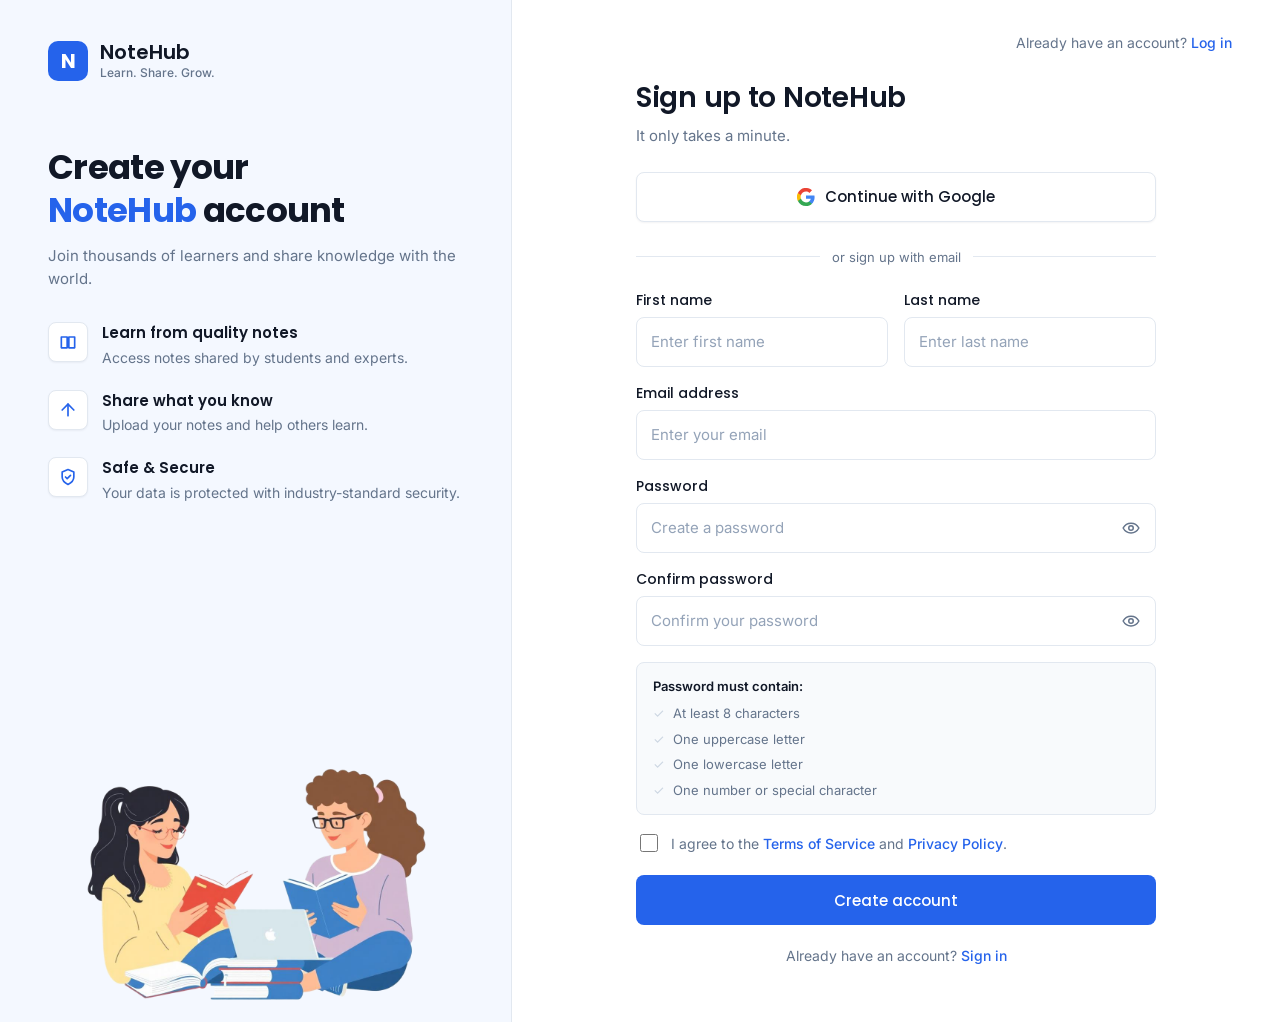
<file: signup.html>
<!DOCTYPE html>
<html lang="en">
  <head>
    <meta charset="UTF-8" />
    <meta name="viewport" content="width=device-width, initial-scale=1" />
    <title>Sign up to NoteHub | Learn. Share. Grow.</title>
    <meta
      name="description"
      content="Create your free NoteHub account to learn from quality notes, share what you know, and grow with thousands of students and experts."
    />
    <!-- Fonts: Poppins for headings/UI, Inter for body text -->
    <link rel="preconnect" href="https://fonts.googleapis.com" />
    <link rel="preconnect" href="https://fonts.gstatic.com" crossorigin />
    <link
      href="https://fonts.googleapis.com/css2?family=Poppins:wght@500;600;700&family=Inter:wght@400;500;600&display=swap"
      rel="stylesheet"
    />
    <link rel="stylesheet" href="auth.css" />
  </head>
  <body>
    <div class="page">
      <!-- ============ LEFT: brand / benefits ============ -->
      <aside class="panel">
        <a class="logo" href="home.html">
          <span class="logo-mark" aria-hidden="true">N</span>
          <span class="logo-text">
            <strong>NoteHub</strong>
            <small>Learn. Share. Grow.</small>
          </span>
        </a>

        <div class="panel-body">
          <h1 class="panel-title">
            Create your<br />
            <span class="accent">NoteHub</span> account
          </h1>
          <p class="panel-sub">
            Join thousands of learners and share knowledge with the world.
          </p>

          <!-- Benefit list -->
          <ul class="benefits">
            <li>
              <span class="benefit-icon" aria-hidden="true">
                <svg viewBox="0 0 24 24" fill="none" stroke="currentColor" stroke-width="2">
                  <path d="M4 6h7v13H4z" /><path d="M13 6h7v13h-7z" />
                </svg>
              </span>
              <div>
                <h2>Learn from quality notes</h2>
                <p>Access notes shared by students and experts.</p>
              </div>
            </li>
            <li>
              <span class="benefit-icon" aria-hidden="true">
                <svg viewBox="0 0 24 24" fill="none" stroke="currentColor" stroke-width="2">
                  <path d="M12 19V5" /><path d="M5 12l7-7 7 7" />
                </svg>
              </span>
              <div>
                <h2>Share what you know</h2>
                <p>Upload your notes and help others learn.</p>
              </div>
            </li>
            <li>
              <span class="benefit-icon" aria-hidden="true">
                <svg viewBox="0 0 24 24" fill="none" stroke="currentColor" stroke-width="2">
                  <path d="M12 3l7 3v6c0 4-3 7-7 9-4-2-7-5-7-9V6z" /><path d="M9 12l2 2 4-4" />
                </svg>
              </span>
              <div>
                <h2>Safe &amp; Secure</h2>
                <p>Your data is protected with industry-standard security.</p>
              </div>
            </li>
          </ul>
        </div>

        <!-- Decorative illustration (hidden on small screens) -->
        <img
          class="panel-art"
          src="study-illustration.png"
          alt=""
          aria-hidden="true"
        />
      </aside>

      <!-- ============ RIGHT: signup form ============ -->
      <main class="form-side">
        <p class="top-link">
          Already have an account? <a href="login.html">Log in</a>
        </p>

        <div class="form-wrap">
          <header class="form-head">
            <h2>Sign up to NoteHub</h2>
            <p>It only takes a minute.</p>
          </header>

          <!-- Social signup -->
          <button type="button" class="btn btn-google" id="googleBtn">
            <svg class="g-icon" viewBox="0 0 18 18" aria-hidden="true">
              <path fill="#4285F4" d="M17.6 9.2c0-.6-.1-1.2-.2-1.7H9v3.3h4.8a4.1 4.1 0 0 1-1.8 2.7v2.2h2.9c1.7-1.6 2.7-3.9 2.7-6.5z"/>
              <path fill="#34A853" d="M9 18c2.4 0 4.5-.8 6-2.3l-2.9-2.2c-.8.6-1.9.9-3.1.9-2.4 0-4.4-1.6-5.1-3.8H.9v2.3A9 9 0 0 0 9 18z"/>
              <path fill="#FBBC05" d="M3.9 10.6a5.4 5.4 0 0 1 0-3.4V4.9H.9a9 9 0 0 0 0 8.1l3-2.4z"/>
              <path fill="#EA4335" d="M9 3.6c1.3 0 2.5.5 3.4 1.3L15 2.3A9 9 0 0 0 .9 4.9l3 2.3C4.6 5.1 6.6 3.6 9 3.6z"/>
            </svg>
            Continue with Google
          </button>

          <div class="divider"><span>or sign up with email</span></div>

          <!-- Signup form -->
          <form id="signupForm" novalidate>
            <div class="row">
              <div class="field">
                <label for="firstName">First name</label>
                <input id="firstName" name="firstName" type="text" placeholder="Enter first name" autocomplete="given-name" />
                <p class="error" id="firstNameError"></p>
              </div>
              <div class="field">
                <label for="lastName">Last name</label>
                <input id="lastName" name="lastName" type="text" placeholder="Enter last name" autocomplete="family-name" />
                <p class="error" id="lastNameError"></p>
              </div>
            </div>

            <div class="field">
              <label for="email">Email address</label>
              <input id="email" name="email" type="email" placeholder="Enter your email" autocomplete="email" />
              <p class="error" id="emailError"></p>
            </div>

            <div class="field">
              <label for="password">Password</label>
              <div class="input-icon">
                <input id="password" name="password" type="password" placeholder="Create a password" autocomplete="new-password" />
                <button type="button" class="eye" data-target="password" aria-label="Show password">
                  <svg viewBox="0 0 24 24" fill="none" stroke="currentColor" stroke-width="2" aria-hidden="true">
                    <path d="M1.5 12S5 5.5 12 5.5 22.5 12 22.5 12 19 18.5 12 18.5 1.5 12 1.5 12z" />
                    <circle cx="12" cy="12" r="3" />
                  </svg>
                </button>
              </div>
              <p class="error" id="passwordError"></p>
            </div>

            <div class="field">
              <label for="confirmPassword">Confirm password</label>
              <div class="input-icon">
                <input id="confirmPassword" name="confirmPassword" type="password" placeholder="Confirm your password" autocomplete="new-password" />
                <button type="button" class="eye" data-target="confirmPassword" aria-label="Show password">
                  <svg viewBox="0 0 24 24" fill="none" stroke="currentColor" stroke-width="2" aria-hidden="true">
                    <path d="M1.5 12S5 5.5 12 5.5 22.5 12 22.5 12 19 18.5 12 18.5 1.5 12 1.5 12z" />
                    <circle cx="12" cy="12" r="3" />
                  </svg>
                </button>
              </div>
              <p class="error" id="confirmPasswordError"></p>
            </div>

            <!-- Live password requirements -->
            <section class="requirements" aria-live="polite">
              <p class="req-title">Password must contain:</p>
              <ul>
                <li data-rule="length"><span class="tick">✓</span> At least 8 characters</li>
                <li data-rule="upper"><span class="tick">✓</span> One uppercase letter</li>
                <li data-rule="lower"><span class="tick">✓</span> One lowercase letter</li>
                <li data-rule="number"><span class="tick">✓</span> One number or special character</li>
              </ul>
            </section>

            <div class="field terms">
              <label class="check">
                <input id="terms" name="terms" type="checkbox" />
                <span>
                  I agree to the <a href="#">Terms of Service</a> and
                  <a href="#">Privacy Policy</a>.
                </span>
              </label>
              <p class="error" id="termsError"></p>
            </div>

            <button type="submit" class="btn btn-primary" id="submitBtn">
              <span class="spinner" aria-hidden="true"></span>
              <span class="btn-label">Create account</span>
            </button>

            <!-- Success message -->
            <p class="success" id="successMsg" role="status">Account created successfully!</p>
          </form>

          <p class="bottom-text">
            Already have an account? <a href="login.html">Sign in</a>
          </p>
        </div>
      </main>
    </div>

    <script src="signup.js"></script>
  </body>
</html>
</file>
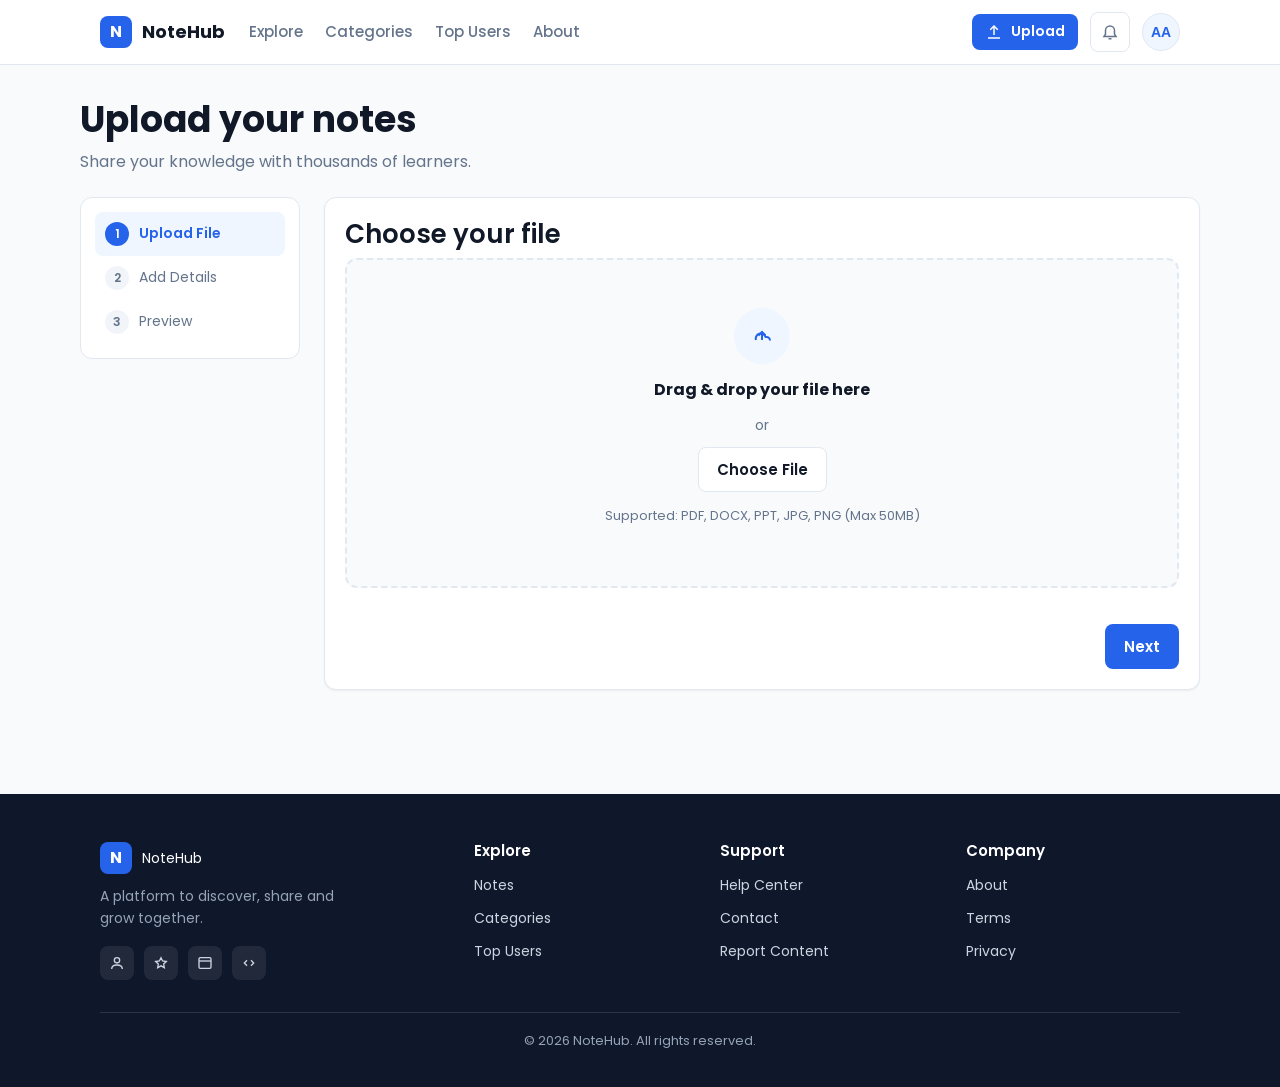
<file: upload.html>
<!DOCTYPE html>
<html lang="en">
  <head>
    <meta charset="UTF-8" />
    <meta name="viewport" content="width=device-width, initial-scale=1" />
    <title>Upload your notes | NoteHub</title>
    <meta name="description" content="Upload your study notes to NoteHub in three simple steps and help thousands of learners." />
    <link rel="preconnect" href="https://fonts.googleapis.com" />
    <link rel="preconnect" href="https://fonts.gstatic.com" crossorigin />
    <link href="https://fonts.googleapis.com/css2?family=Poppins:wght@400;500;600;700&display=swap" rel="stylesheet" />
    <link rel="stylesheet" href="global.css" />
    <link rel="stylesheet" href="upload.css" />
    <link rel="stylesheet" href="responsive.css" />
  </head>
  <body data-page="upload">
    <div id="site-nav"></div>

    <main class="container page-body">
      <h1>Upload your notes</h1>
      <p class="muted">Share your knowledge with thousands of learners.</p>

      <div class="upload-layout" style="margin-top: 22px">
        <ul class="steps" id="stepList">
          <li class="active" data-step="1"><span class="num">1</span> Upload File</li>
          <li data-step="2"><span class="num">2</span> Add Details</li>
          <li data-step="3"><span class="num">3</span> Preview</li>
        </ul>

        <div class="card">
          <!-- Step 1 -->
          <section class="step-panel" id="step1">
            <h2>Choose your file</h2>
            <div class="dropzone" id="dropzone">
              <span class="cloud" aria-hidden="true">
                <svg viewBox="0 0 24 24" fill="none" stroke="currentColor" stroke-width="2" width="24" height="24">
                  <path d="M12 16V8" /><path d="M8.5 11.5L12 8l3.5 3.5" />
                  <path d="M20 16.5A3.5 3.5 0 0016.5 13h-.9A5 5 0 106 16" />
                </svg>
              </span>
              <p><strong>Drag &amp; drop your file here</strong></p>
              <p class="or">or</p>
              <button class="btn btn-secondary" type="button" id="chooseBtn">Choose File</button>
              <input class="sr-only" id="fileInput" type="file" accept=".pdf,.docx,.ppt,.pptx,.jpg,.jpeg,.png" />
              <p class="muted small" style="margin-top: 14px">Supported: PDF, DOCX, PPT, JPG, PNG (Max 50MB)</p>
            </div>
            <div class="file-chip" id="fileChip"><strong id="fileName"></strong><span class="muted" id="fileSize"></span></div>
            <p class="error-text" id="fileError"></p>
            <div class="step-actions">
              <span></span>
              <button class="btn btn-primary" type="button" data-next="2">Next</button>
            </div>
          </section>

          <!-- Step 2 -->
          <section class="step-panel" id="step2" hidden>
            <h2>Add details</h2>
            <form class="form-grid" id="detailsForm" novalidate>
              <div class="field full">
                <label for="title">Title</label>
                <input id="title" type="text" placeholder="Enter note title" />
                <p class="error-text" id="titleError"></p>
              </div>
              <div class="field">
                <label for="subject">Subject</label>
                <select id="subject">
                  <option value="">Select subject</option>
                  <option>Python</option>
                  <option>Programming</option>
                  <option>Web Development</option>
                  <option>Computer Science</option>
                  <option>Mathematics</option>
                  <option>Science</option>
                  <option>Design</option>
                  <option>Business</option>
                </select>
                <p class="error-text" id="subjectError"></p>
              </div>
              <div class="field">
                <label for="difficulty">Difficulty</label>
                <select id="difficulty">
                  <option>Beginner</option>
                  <option>Intermediate</option>
                  <option>Advanced</option>
                </select>
              </div>
              <div class="field full">
                <label for="description">Description</label>
                <textarea id="description" placeholder="Write a short description about your notes..."></textarea>
                <p class="error-text" id="descriptionError"></p>
              </div>
              <div class="field full">
                <label for="tags">Tags</label>
                <input id="tags" type="text" placeholder="Add tags (e.g. python, loops, class notes)" />
              </div>
            </form>
            <div class="step-actions">
              <button class="btn btn-secondary" type="button" data-back="1">Back</button>
              <button class="btn btn-primary" type="button" data-next="3">Next</button>
            </div>
          </section>

          <!-- Step 3 -->
          <section class="step-panel" id="step3" hidden>
            <h2>Preview</h2>
            <div class="preview-box">
              <dl>
                <dt>File</dt><dd id="pvFile">—</dd>
                <dt>Title</dt><dd id="pvTitle">—</dd>
                <dt>Subject</dt><dd id="pvSubject">—</dd>
                <dt>Difficulty</dt><dd id="pvDifficulty">—</dd>
                <dt>Description</dt><dd id="pvDescription">—</dd>
                <dt>Tags</dt><dd id="pvTags">—</dd>
              </dl>
            </div>
            <div class="alert alert-success" id="publishSuccess" hidden>
              Your note was published successfully! (demo only)
            </div>
            <div class="step-actions">
              <button class="btn btn-secondary" type="button" data-back="2">Back</button>
              <button class="btn btn-primary" type="button" id="publishBtn">
                <span class="spinner" id="publishSpinner" hidden aria-hidden="true"></span>
                <span>Publish Note</span>
              </button>
            </div>
          </section>
        </div>
      </div>
    </main>

    <div id="site-footer"></div>
    <div id="site-bottom-nav"></div>

    <script src="global.js"></script>
    <script src="upload.js"></script>
  </body>
</html>
</file>
<file: global.css>
/* ==========================================================================
   NoteHub – global design system
   Plain CSS3. Sections:
   1. Tokens  2. Base  3. Layout helpers  4. Buttons  5. Forms
   6. Navbar  7. Cards / tags / badges  8. Footer  9. Mobile nav
   ========================================================================== */

/* 1. Tokens -------------------------------------------------------------- */
:root {
  --primary: #2563eb;
  --primary-dark: #1d4ed8;
  --text: #111827;
  --secondary: #64748b;
  --background: #f8fafc;
  --white: #ffffff;
  --success: #16a34a;
  --warning: #f59e0b;
  --error: #ef4444;
  --border: #e2e8f0;
  --light-blue: #eff6ff;
  --radius: 8px;
  --radius-lg: 12px;
  --shadow-sm: 0 1px 2px rgba(17, 24, 39, 0.06);
  --shadow-md: 0 4px 14px rgba(17, 24, 39, 0.08);
  --nav-height: 64px;
}

/* 2. Base ---------------------------------------------------------------- */
* {
  box-sizing: border-box;
}

html,
body {
  margin: 0;
  padding: 0;
}

body {
  font-family: "Poppins", "Segoe UI", Arial, sans-serif;
  background-color: var(--background);
  color: var(--text);
  font-size: 16px;
  line-height: 1.55;
  -webkit-font-smoothing: antialiased;
}

h1,
h2,
h3,
h4 {
  margin: 0 0 8px;
  font-weight: 600;
  line-height: 1.25;
}

h1 {
  font-size: 36px;
  font-weight: 700;
}

h2 {
  font-size: 26px;
}

h3 {
  font-size: 19px;
}

p {
  margin: 0 0 12px;
}

a {
  color: var(--primary);
  text-decoration: none;
  font-weight: 500;
}

a:hover {
  text-decoration: underline;
}

img,
svg {
  max-width: 100%;
}

ul {
  margin: 0;
  padding: 0;
  list-style: none;
}

:focus-visible {
  outline: 3px solid rgba(37, 99, 235, 0.45);
  outline-offset: 2px;
}

.text-blue {
  color: var(--primary);
}

.muted {
  color: var(--secondary);
}

.small {
  font-size: 13px;
}

.sr-only {
  position: absolute;
  width: 1px;
  height: 1px;
  overflow: hidden;
  clip: rect(0 0 0 0);
  white-space: nowrap;
}

/* 3. Layout helpers ------------------------------------------------------ */
.container {
  width: 100%;
  max-width: 1200px;
  margin: 0 auto;
  padding: 0 20px;
}

.page-body {
  padding: 32px 0 64px;
}

.section {
  margin-bottom: 44px;
}

.section-head {
  display: flex;
  align-items: center;
  justify-content: space-between;
  gap: 16px;
  margin-bottom: 18px;
}

.section-head h2 {
  margin: 0;
}

.grid {
  display: grid;
  gap: 20px;
}

.grid-4 {
  grid-template-columns: repeat(4, minmax(0, 1fr));
}

.grid-3 {
  grid-template-columns: repeat(3, minmax(0, 1fr));
}

.card {
  background: var(--white);
  border: 1px solid var(--border);
  border-radius: var(--radius-lg);
  box-shadow: var(--shadow-sm);
  padding: 20px;
}

/* 4. Buttons ------------------------------------------------------------- */
.btn {
  display: inline-flex;
  align-items: center;
  justify-content: center;
  gap: 8px;
  min-height: 44px;
  padding: 10px 18px;
  border: 1px solid transparent;
  border-radius: var(--radius);
  font: inherit;
  font-weight: 600;
  font-size: 15px;
  cursor: pointer;
  text-decoration: none;
}

.btn:hover {
  text-decoration: none;
}

.btn svg {
  width: 18px;
  height: 18px;
}

.btn-primary {
  background: var(--primary);
  color: var(--white);
}

.btn-primary:hover {
  background: var(--primary-dark);
}

.btn-secondary {
  background: var(--white);
  color: var(--text);
  border-color: var(--border);
}

.btn-secondary:hover {
  border-color: var(--primary);
  color: var(--primary);
}

.btn-text {
  background: none;
  color: var(--primary);
  min-height: 36px;
  padding: 6px 8px;
}

.btn-block {
  width: 100%;
}

.btn-sm {
  min-height: 36px;
  padding: 6px 12px;
  font-size: 14px;
}

.btn[aria-pressed="true"],
.btn.is-active {
  background: var(--light-blue);
  border-color: var(--primary);
  color: var(--primary);
}

/* 5. Forms --------------------------------------------------------------- */
.field {
  margin-bottom: 16px;
}

.field label,
.form-label {
  display: block;
  margin-bottom: 6px;
  font-size: 14px;
  font-weight: 500;
  color: var(--text);
}

.input,
input[type="text"],
input[type="email"],
input[type="password"],
input[type="search"],
select,
textarea {
  width: 100%;
  min-height: 50px;
  padding: 12px 14px;
  border: 1px solid var(--border);
  border-radius: var(--radius);
  background: var(--white);
  color: var(--text);
  font: inherit;
  font-size: 15px;
}

textarea {
  min-height: 110px;
  resize: vertical;
}

input:focus,
select:focus,
textarea:focus {
  border-color: var(--primary);
  outline: none;
  box-shadow: 0 0 0 3px rgba(37, 99, 235, 0.15);
}

.check {
  display: flex;
  align-items: flex-start;
  gap: 10px;
  font-size: 14px;
  font-weight: 400;
  cursor: pointer;
}

.check input {
  width: 18px;
  height: 18px;
  min-height: 0;
  margin-top: 2px;
  accent-color: var(--primary);
}

.error-text {
  color: var(--error);
  font-size: 13px;
  margin: 6px 0 0;
  min-height: 18px;
}

.alert {
  border-radius: var(--radius);
  padding: 12px 14px;
  font-size: 14px;
  margin-bottom: 16px;
}

.alert-success {
  background: #f0fdf4;
  color: #14532d;
  border: 1px solid #bbf7d0;
}

.alert-error {
  background: #fef2f2;
  color: #7f1d1d;
  border: 1px solid #fecaca;
}

.spinner {
  width: 16px;
  height: 16px;
  border: 2px solid rgba(255, 255, 255, 0.5);
  border-top-color: var(--white);
  border-radius: 50%;
  animation: spin 0.8s linear infinite;
}

@keyframes spin {
  to {
    transform: rotate(360deg);
  }
}

/* 6. Navbar -------------------------------------------------------------- */
.navbar {
  position: sticky;
  top: 0;
  z-index: 30;
  background: var(--white);
  border-bottom: 1px solid var(--border);
}

.navbar-inner {
  display: flex;
  align-items: center;
  gap: 24px;
  height: var(--nav-height);
}

.brand {
  display: inline-flex;
  align-items: center;
  gap: 10px;
  font-weight: 700;
  color: var(--text);
  font-size: 18px;
  flex-shrink: 0;
}

.brand:hover {
  text-decoration: none;
}

.brand-mark {
  display: grid;
  place-items: center;
  width: 32px;
  height: 32px;
  border-radius: 8px;
  background: var(--primary);
  color: var(--white);
  font-size: 16px;
  font-weight: 700;
  flex-shrink: 0;
}

.nav-links {
  display: flex;
  align-items: center;
  gap: 22px;
  min-width: 0;
}

.nav-links a {
  color: var(--secondary);
  font-size: 15px;
}

.nav-links a:hover,
.nav-links a.active {
  color: var(--primary);
  text-decoration: none;
}

.nav-right {
  display: flex;
  align-items: center;
  gap: 12px;
  margin-left: auto;
}

.icon-btn {
  display: grid;
  place-items: center;
  width: 40px;
  height: 40px;
  border: 1px solid var(--border);
  border-radius: var(--radius);
  background: var(--white);
  color: var(--secondary);
  cursor: pointer;
}

.icon-btn:hover {
  color: var(--primary);
  border-color: var(--primary);
}

.icon-btn svg {
  width: 18px;
  height: 18px;
}

.avatar {
  width: 38px;
  height: 38px;
  border-radius: 50%;
  background: var(--light-blue);
  color: var(--primary);
  display: grid;
  place-items: center;
  font-weight: 600;
  font-size: 14px;
  border: 1px solid var(--border);
  flex-shrink: 0;
}

.avatar-lg {
  width: 76px;
  height: 76px;
  font-size: 24px;
}

.dropdown {
  position: relative;
}

.dropdown-panel {
  position: absolute;
  right: 0;
  top: calc(100% + 8px);
  width: 240px;
  background: var(--white);
  border: 1px solid var(--border);
  border-radius: var(--radius-lg);
  box-shadow: var(--shadow-md);
  padding: 10px;
  display: none;
}

.dropdown-panel.open {
  display: block;
}

.dropdown-panel a,
.dropdown-panel p {
  display: block;
  padding: 8px 10px;
  font-size: 14px;
  color: var(--text);
  border-radius: var(--radius);
  margin: 0;
}

.dropdown-panel a:hover {
  background: var(--light-blue);
  text-decoration: none;
}

/* Mobile menu (hidden on desktop) */
.nav-toggle {
  display: none;
}

.mobile-menu {
  display: none;
  border-top: 1px solid var(--border);
  padding: 12px 20px 18px;
}

.mobile-menu.open {
  display: block;
}

.mobile-menu a {
  display: block;
  padding: 10px 0;
  color: var(--text);
}

/* 7. Cards, tags, meta --------------------------------------------------- */
.note-card {
  background: var(--white);
  border: 1px solid var(--border);
  border-radius: var(--radius-lg);
  box-shadow: var(--shadow-sm);
  padding: 18px;
  display: flex;
  flex-direction: column;
  gap: 10px;
  position: relative;
}

.note-card:hover {
  box-shadow: var(--shadow-md);
}

.note-card .file-icon {
  display: grid;
  place-items: center;
  width: 38px;
  height: 38px;
  border-radius: 8px;
  background: #fef2f2;
  color: var(--error);
  font-size: 11px;
  font-weight: 700;
  flex-shrink: 0;
}

.note-card .file-icon.doc {
  background: var(--light-blue);
  color: var(--primary);
}

.note-card .file-icon.ppt {
  background: #fff7ed;
  color: var(--warning);
}

.note-title {
  font-size: 17px;
  font-weight: 600;
  color: var(--text);
  margin: 0;
}

.note-title:hover {
  color: var(--primary);
}

.note-desc {
  color: var(--secondary);
  font-size: 14px;
  margin: 0;
}

.note-author {
  font-size: 13px;
  color: var(--secondary);
}

.tag-row {
  display: flex;
  flex-wrap: wrap;
  gap: 6px;
}

.tag {
  display: inline-block;
  padding: 3px 10px;
  border-radius: 999px;
  background: var(--light-blue);
  color: var(--primary);
  font-size: 12px;
  font-weight: 500;
}

.tag-muted {
  background: #f1f5f9;
  color: var(--secondary);
}

.badge {
  display: inline-block;
  padding: 3px 10px;
  border-radius: 999px;
  font-size: 12px;
  font-weight: 600;
  background: #f0fdf4;
  color: var(--success);
}

.meta-row {
  display: flex;
  flex-wrap: wrap;
  align-items: center;
  gap: 14px;
  font-size: 13px;
  color: var(--secondary);
  margin-top: auto;
}

.meta-row .star {
  color: var(--warning);
}

.bookmark-btn {
  position: absolute;
  top: 14px;
  right: 14px;
  width: 34px;
  height: 34px;
  display: grid;
  place-items: center;
  border: 1px solid var(--border);
  border-radius: var(--radius);
  background: var(--white);
  color: var(--secondary);
  cursor: pointer;
}

.bookmark-btn[aria-pressed="true"] {
  background: var(--light-blue);
  border-color: var(--primary);
  color: var(--primary);
}

.bookmark-btn svg {
  width: 16px;
  height: 16px;
}

.category-card {
  background: var(--white);
  border: 1px solid var(--border);
  border-radius: var(--radius-lg);
  padding: 18px 14px;
  text-align: center;
  color: var(--text);
  display: block;
  box-shadow: var(--shadow-sm);
}

.category-card:hover {
  border-color: var(--primary);
  text-decoration: none;
}

.category-card .cat-icon {
  display: grid;
  place-items: center;
  width: 42px;
  height: 42px;
  margin: 0 auto 10px;
  border-radius: 10px;
  background: var(--light-blue);
  color: var(--primary);
}

.category-card strong {
  display: block;
  font-size: 15px;
}

.category-card span {
  font-size: 13px;
  color: var(--secondary);
}

.empty-state {
  text-align: center;
  padding: 56px 20px;
  background: var(--white);
  border: 1px dashed var(--border);
  border-radius: var(--radius-lg);
}

/* 8. Footer -------------------------------------------------------------- */
.footer {
  background: #0f172a;
  color: #cbd5e1;
  padding: 48px 0 24px;
  margin-top: 40px;
}

.footer h4 {
  color: var(--white);
  font-size: 15px;
  margin-bottom: 12px;
}

.footer a {
  color: #cbd5e1;
  font-weight: 400;
  font-size: 14px;
}

.footer a:hover {
  color: var(--white);
}

.footer-grid {
  display: grid;
  grid-template-columns: 1.6fr 1fr 1fr 1fr;
  gap: 32px;
}

.footer-grid li {
  margin-bottom: 8px;
}

.footer .brand,
.footer .brand:hover {
  color: var(--white);
}

.footer-about {
  font-size: 14px;
  color: #94a3b8;
  max-width: 260px;
  margin-top: 12px;
}

.socials {
  display: flex;
  gap: 10px;
  margin-top: 16px;
}

.socials a {
  display: grid;
  place-items: center;
  width: 34px;
  height: 34px;
  border-radius: 8px;
  background: rgba(255, 255, 255, 0.08);
}

.socials svg {
  width: 16px;
  height: 16px;
}

.footer-bottom {
  margin-top: 32px;
  padding-top: 18px;
  border-top: 1px solid rgba(255, 255, 255, 0.12);
  font-size: 13px;
  color: #94a3b8;
  text-align: center;
}

/* 9. Mobile bottom navigation ------------------------------------------- */
.bottom-nav {
  display: none;
  position: fixed;
  bottom: 0;
  left: 0;
  right: 0;
  z-index: 40;
  background: var(--white);
  border-top: 1px solid var(--border);
  padding: 6px 4px;
}

.bottom-nav ul {
  display: grid;
  grid-template-columns: repeat(5, 1fr);
}

.bottom-nav a {
  display: grid;
  justify-items: center;
  gap: 2px;
  padding: 6px 0;
  font-size: 11px;
  color: var(--secondary);
  font-weight: 500;
}

.bottom-nav a:hover,
.bottom-nav a.active {
  color: var(--primary);
  text-decoration: none;
}

.bottom-nav svg {
  width: 20px;
  height: 20px;
}

/* Toast ------------------------------------------------------------------ */
.toast {
  position: fixed;
  left: 50%;
  bottom: 24px;
  transform: translateX(-50%);
  background: var(--text);
  color: var(--white);
  padding: 12px 18px;
  border-radius: var(--radius);
  font-size: 14px;
  z-index: 60;
  box-shadow: var(--shadow-md);
}
</file>
<file: home.css>
/* NoteHub – home / discover page */

.hero {
  display: grid;
  grid-template-columns: 1.05fr 0.95fr;
  align-items: center;
  gap: 32px;
  padding: 48px 0 8px;
}

.hero h1 {
  font-size: 40px;
  line-height: 1.15;
  margin-bottom: 14px;
}

.hero p {
  color: var(--secondary);
  font-size: 16px;
  max-width: 460px;
}

.hero-search {
  position: relative;
  max-width: 480px;
  margin: 22px 0 20px;
}

.hero-search input {
  padding-left: 44px;
  min-height: 52px;
  box-shadow: var(--shadow-sm);
}

.hero-search svg {
  position: absolute;
  left: 14px;
  top: 50%;
  transform: translateY(-50%);
  width: 18px;
  height: 18px;
  color: var(--secondary);
}

.hero-actions {
  display: flex;
  flex-wrap: wrap;
  gap: 12px;
}

.hero-art {
  display: grid;
  place-items: center;
}

.hero-art img {
  width: 100%;
  max-width: 420px;
}

.cat-scroll {
  display: grid;
  grid-template-columns: repeat(8, minmax(0, 1fr));
  gap: 14px;
}

.contributors {
  display: grid;
  grid-template-columns: repeat(4, minmax(0, 1fr));
  gap: 20px;
}

.contributor {
  display: flex;
  align-items: center;
  gap: 12px;
  background: var(--white);
  border: 1px solid var(--border);
  border-radius: var(--radius-lg);
  padding: 16px;
  box-shadow: var(--shadow-sm);
}

.contributor .info {
  min-width: 0;
}

.contributor strong {
  display: block;
  font-size: 15px;
}

.contributor span {
  font-size: 13px;
  color: var(--secondary);
}

.recent-list {
  background: var(--white);
  border: 1px solid var(--border);
  border-radius: var(--radius-lg);
  overflow: hidden;
}

.recent-item {
  display: grid;
  grid-template-columns: minmax(0, 1fr) auto;
  gap: 12px;
  align-items: center;
  padding: 14px 18px;
  border-bottom: 1px solid var(--border);
}

.recent-item:last-child {
  border-bottom: 0;
}

.recent-item strong {
  display: block;
  font-size: 15px;
  font-weight: 600;
}

.cta {
  background: var(--primary);
  color: var(--white);
  border-radius: var(--radius-lg);
  padding: 34px;
  display: grid;
  grid-template-columns: minmax(0, 1fr) auto;
  align-items: center;
  gap: 20px;
}

.cta h2 {
  color: var(--white);
  margin: 0 0 6px;
}

.cta p {
  margin: 0;
  color: rgba(255, 255, 255, 0.85);
}
</file>
<file: responsive.css>
/* NoteHub – responsive rules (load LAST) */

/* Large desktop tweaks -------------------------------------------------- */
@media (max-width: 1280px) {
  .container {
    max-width: 1120px;
  }

  .cat-scroll {
    grid-template-columns: repeat(4, minmax(0, 1fr));
  }
}

/* Small laptop / tablet landscape -------------------------------------- */
@media (max-width: 1024px) {
  h1 {
    font-size: 30px;
  }

  h2 {
    font-size: 23px;
  }

  .hero {
    grid-template-columns: 1fr;
    padding-top: 32px;
  }

  .hero h1 {
    font-size: 32px;
  }

  .hero-art {
    order: -1;
  }

  .hero-art img {
    max-width: 320px;
  }

  .grid-4 {
    grid-template-columns: repeat(2, minmax(0, 1fr));
  }

  .grid-3 {
    grid-template-columns: repeat(2, minmax(0, 1fr));
  }

  .contributors {
    grid-template-columns: repeat(2, minmax(0, 1fr));
  }

  .note-layout,
  .search-layout,
  .upload-layout,
  .settings-layout {
    grid-template-columns: 1fr;
  }

  .filters,
  .settings-nav {
    position: static;
  }

  .footer-grid {
    grid-template-columns: repeat(2, minmax(0, 1fr));
  }
}

/* Tablet portrait ------------------------------------------------------- */
@media (max-width: 768px) {
  .nav-links {
    display: none;
  }

  .nav-toggle {
    display: grid;
  }

  .hero-actions .btn,
  .cta .btn {
    flex: 1 1 auto;
  }

  .cta {
    grid-template-columns: 1fr;
    text-align: left;
  }

  .profile-header {
    grid-template-columns: auto minmax(0, 1fr);
  }

  .profile-header .btn {
    grid-column: 1 / -1;
  }

  .stat-row {
    grid-template-columns: repeat(2, minmax(0, 1fr));
  }

  .form-grid {
    grid-template-columns: 1fr;
  }

  .note-head {
    grid-template-columns: 1fr;
  }

  /* Categories scroll horizontally on small screens */
  .cat-scroll {
    display: flex;
    overflow-x: auto;
    gap: 12px;
    padding-bottom: 8px;
    scroll-snap-type: x mandatory;
  }

  .cat-scroll .category-card {
    flex: 0 0 140px;
    scroll-snap-align: start;
  }
}

/* Phones --------------------------------------------------------------- */
@media (max-width: 640px) {
  body {
    font-size: 15px;
  }

  .bottom-nav {
    display: block;
  }

  /* leave room for the fixed bottom navigation */
  .page-body {
    padding-bottom: 96px;
  }

  .footer {
    padding-bottom: 90px;
  }

  h1 {
    font-size: 26px;
  }

  .hero h1 {
    font-size: 27px;
  }

  h2 {
    font-size: 20px;
  }

  .grid-4,
  .grid-3,
  .contributors,
  .interest-grid,
  .footer-grid {
    grid-template-columns: 1fr;
  }

  .result-card {
    grid-template-columns: auto minmax(0, 1fr);
  }

  .result-card .bookmark-btn {
    grid-column: 2;
    justify-self: start;
  }

  .hero-search,
  .hero p {
    max-width: none;
  }

  .hero-actions {
    display: grid;
  }

  .btn {
    min-height: 48px;
  }

  .container {
    padding: 0 16px;
  }

  .card,
  .settings-card,
  .profile-header {
    padding: 16px;
  }

  .pdf-page {
    padding: 16px;
    font-size: 13px;
  }
}

@media (max-width: 390px) {
  .brand {
    font-size: 16px;
  }

  .stat-row {
    grid-template-columns: repeat(2, minmax(0, 1fr));
  }
}
</file>
<file: profile.css>
/* NoteHub – profile, bookmarks and settings pages */

.profile-header {
  background: var(--white);
  border: 1px solid var(--border);
  border-radius: var(--radius-lg);
  padding: 24px;
  display: grid;
  grid-template-columns: auto minmax(0, 1fr) auto;
  gap: 18px;
  align-items: center;
  box-shadow: var(--shadow-sm);
}

.profile-header h1 {
  font-size: 24px;
  margin-bottom: 4px;
}

.profile-role {
  color: var(--primary);
  font-size: 14px;
  font-weight: 500;
  margin: 0 0 6px;
}

.profile-bio {
  color: var(--secondary);
  font-size: 14px;
  margin: 0;
}

.stat-row {
  display: grid;
  grid-template-columns: repeat(4, minmax(0, 1fr));
  gap: 14px;
  margin: 20px 0 24px;
}

.stat {
  background: var(--white);
  border: 1px solid var(--border);
  border-radius: var(--radius-lg);
  padding: 16px;
  text-align: center;
}

.stat strong {
  display: block;
  font-size: 22px;
}

.stat span {
  font-size: 13px;
  color: var(--secondary);
}

.profile-tabs {
  display: flex;
  gap: 6px;
  border-bottom: 1px solid var(--border);
  margin-bottom: 20px;
  flex-wrap: wrap;
}

.profile-tabs a {
  padding: 10px 14px;
  color: var(--secondary);
  font-size: 15px;
  border-bottom: 2px solid transparent;
}

.profile-tabs a:hover,
.profile-tabs a.active {
  color: var(--primary);
  border-bottom-color: var(--primary);
  text-decoration: none;
}

.my-note-actions {
  display: flex;
  gap: 8px;
}

/* Settings ------------------------------------------------------------- */
.settings-layout {
  display: grid;
  grid-template-columns: 220px minmax(0, 1fr);
  gap: 24px;
  align-items: start;
}

.settings-nav {
  background: var(--white);
  border: 1px solid var(--border);
  border-radius: var(--radius-lg);
  padding: 10px;
  position: sticky;
  top: calc(var(--nav-height) + 16px);
}

.settings-nav a {
  display: block;
  padding: 10px 12px;
  border-radius: var(--radius);
  color: var(--text);
  font-size: 14px;
}

.settings-nav a:hover {
  background: var(--light-blue);
  color: var(--primary);
  text-decoration: none;
}

.settings-card {
  background: var(--white);
  border: 1px solid var(--border);
  border-radius: var(--radius-lg);
  padding: 22px;
  margin-bottom: 20px;
}

.settings-card h2 {
  font-size: 19px;
}

.switch-row {
  display: flex;
  align-items: center;
  justify-content: space-between;
  gap: 16px;
  padding: 12px 0;
  border-bottom: 1px solid var(--border);
}

.switch-row:last-child {
  border-bottom: 0;
}

.danger-zone {
  border-color: #fecaca;
}

.danger-zone h2 {
  color: var(--error);
}

.btn-danger {
  background: var(--error);
  color: var(--white);
}

/* Interests / onboarding ----------------------------------------------- */
.interest-wrap {
  max-width: 720px;
  margin: 0 auto;
}

.interest-grid {
  display: grid;
  grid-template-columns: repeat(2, minmax(0, 1fr));
  gap: 14px;
  margin: 24px 0;
}

.interest-card {
  display: flex;
  align-items: center;
  gap: 12px;
  background: var(--white);
  border: 1px solid var(--border);
  border-radius: var(--radius);
  padding: 14px 16px;
  font: inherit;
  font-size: 15px;
  font-weight: 500;
  color: var(--text);
  cursor: pointer;
  text-align: left;
  min-height: 56px;
}

.interest-card svg {
  width: 20px;
  height: 20px;
  color: var(--primary);
  flex-shrink: 0;
}

.interest-card[aria-pressed="true"] {
  border-color: var(--primary);
  background: var(--light-blue);
  color: var(--primary);
}

.interest-card .mark {
  margin-left: auto;
  font-size: 14px;
  color: var(--primary);
  visibility: hidden;
}

.interest-card[aria-pressed="true"] .mark {
  visibility: visible;
}
</file>
<file: auth.css>
/* ==========================================================================
   NoteHub – Sign Up page styles
   Plain CSS3 only. Organized as:
   1. Design tokens  2. Base  3. Layout  4. Left panel
   5. Form side  6. Inputs  7. Buttons  8. States  9. Responsive
   ========================================================================== */

/* 1. Design tokens ------------------------------------------------------- */
:root {
  --primary: #2563eb;
  --primary-dark: #1d4ed8;
  --text-dark: #111827;
  --text-soft: #64748b;
  --bg: #f8fafc;
  --white: #ffffff;
  --success: #16a34a;
  --error: #ef4444;
  --border: #e2e8f0;
  --panel-bg: #f4f8ff;
  --radius: 8px;
  --shadow-sm: 0 1px 2px rgba(17, 24, 39, 0.05);
}

/* 2. Base ---------------------------------------------------------------- */
* {
  box-sizing: border-box;
}

html,
body {
  margin: 0;
  padding: 0;
}

body {
  font-family: "Inter", "Segoe UI", Arial, sans-serif;
  color: var(--text-dark);
  background-color: var(--bg);
  font-size: 16px;
  line-height: 1.5;
  -webkit-font-smoothing: antialiased;
  overflow-x: hidden;
}

h1,
h2,
h3,
.logo-text strong,
.btn,
label {
  font-family: "Poppins", "Segoe UI", Arial, sans-serif;
}

a {
  color: var(--primary);
  font-weight: 500;
  text-decoration: none;
}

a:hover {
  text-decoration: underline;
}

a:focus-visible,
button:focus-visible,
input:focus-visible {
  outline: 2px solid var(--primary);
  outline-offset: 2px;
}

/* 3. Layout: two columns (40% / 60%) ------------------------------------ */
.page {
  display: flex;
  min-height: 100vh;
}

/* 4. Left panel --------------------------------------------------------- */
.panel {
  position: relative;
  flex: 0 0 40%;
  max-width: 40%;
  background-color: var(--panel-bg);
  border-right: 1px solid var(--border);
  padding: 40px 48px 0;
  display: flex;
  flex-direction: column;
  overflow: hidden;
}

.logo {
  display: inline-flex;
  align-items: center;
  gap: 12px;
  text-decoration: none;
  color: var(--text-dark);
}

.logo:hover {
  text-decoration: none;
}

.logo-mark {
  width: 40px;
  height: 40px;
  border-radius: 10px;
  background-color: var(--primary);
  color: var(--white);
  font-family: "Poppins", sans-serif;
  font-weight: 700;
  font-size: 20px;
  display: flex;
  align-items: center;
  justify-content: center;
}

.logo-text strong {
  display: block;
  font-size: 20px;
  font-weight: 600;
  line-height: 1.2;
}

.logo-text small {
  display: block;
  font-size: 12px;
  color: var(--text-soft);
}

.panel-body {
  margin-top: 64px;
  max-width: 420px;
}

.panel-title {
  font-size: 34px;
  line-height: 1.25;
  font-weight: 700;
  margin: 0 0 14px;
  letter-spacing: -0.02em;
}

.panel-title .accent {
  color: var(--primary);
}

.panel-sub {
  margin: 0 0 32px;
  color: var(--text-soft);
  font-size: 15px;
}

/* Benefit list */
.benefits {
  list-style: none;
  margin: 0;
  padding: 0;
  display: grid;
  gap: 22px;
}

.benefits li {
  display: flex;
  gap: 14px;
  align-items: flex-start;
}

.benefit-icon {
  flex: 0 0 auto;
  width: 40px;
  height: 40px;
  border-radius: var(--radius);
  background-color: var(--white);
  border: 1px solid var(--border);
  color: var(--primary);
  display: flex;
  align-items: center;
  justify-content: center;
  box-shadow: var(--shadow-sm);
}

.benefit-icon svg {
  width: 20px;
  height: 20px;
  stroke-linecap: round;
  stroke-linejoin: round;
}

.benefits h2 {
  margin: 0 0 2px;
  font-size: 15px;
  font-weight: 600;
}

.benefits p {
  margin: 0;
  font-size: 14px;
  color: var(--text-soft);
}

/* Illustration sits at the bottom, behind nothing */
.panel-art {
  margin-top: auto;
  align-self: center;
  width: 100%;
  max-width: 380px;
  height: auto;
  display: block;
}

/* 5. Form side ---------------------------------------------------------- */
.form-side {
  flex: 1 1 auto;
  background-color: var(--white);
  padding: 32px 48px 56px;
  display: flex;
  flex-direction: column;
}

.top-link {
  margin: 0;
  text-align: right;
  font-size: 14px;
  color: var(--text-soft);
}

.form-wrap {
  width: 100%;
  max-width: 520px;
  margin: auto;
  padding-top: 24px;
}

.form-head h2 {
  margin: 0 0 6px;
  font-size: 28px;
  font-weight: 600;
  letter-spacing: -0.01em;
}

.form-head p {
  margin: 0 0 24px;
  color: var(--text-soft);
  font-size: 15px;
}

/* Divider with centered label */
.divider {
  position: relative;
  text-align: center;
  margin: 22px 0;
}

.divider::before {
  content: "";
  position: absolute;
  top: 50%;
  left: 0;
  right: 0;
  height: 1px;
  background-color: var(--border);
}

.divider span {
  position: relative;
  background-color: var(--white);
  padding: 0 12px;
  font-size: 13px;
  color: var(--text-soft);
}

/* 6. Inputs ------------------------------------------------------------- */
.row {
  display: flex;
  gap: 16px;
}

.row .field {
  flex: 1 1 0;
  min-width: 0;
}

.field {
  margin-bottom: 16px;
}

label {
  display: block;
  font-size: 14px;
  font-weight: 500;
  margin-bottom: 6px;
}

input[type="text"],
input[type="email"],
input[type="password"] {
  width: 100%;
  height: 50px;
  padding: 0 14px;
  font-family: inherit;
  font-size: 15px;
  color: var(--text-dark);
  background-color: var(--white);
  border: 1px solid var(--border);
  border-radius: var(--radius);
  transition: border-color 0.15s, box-shadow 0.15s;
}

input::placeholder {
  color: #94a3b8;
}

input:focus {
  outline: none;
  border-color: var(--primary);
  box-shadow: 0 0 0 3px rgba(37, 99, 235, 0.15);
}

/* Field with a trailing icon button */
.input-icon {
  position: relative;
}

.input-icon input {
  padding-right: 46px;
}

.eye {
  position: absolute;
  top: 50%;
  right: 8px;
  transform: translateY(-50%);
  width: 34px;
  height: 34px;
  border: 0;
  background: transparent;
  border-radius: 6px;
  color: var(--text-soft);
  cursor: pointer;
  display: flex;
  align-items: center;
  justify-content: center;
}

.eye:hover {
  background-color: var(--bg);
  color: var(--text-dark);
}

.eye svg {
  width: 18px;
  height: 18px;
  stroke-linecap: round;
  stroke-linejoin: round;
}

/* Inline error message under a field */
.error {
  margin: 6px 0 0;
  font-size: 13px;
  color: var(--error);
  display: none;
}

.error.show {
  display: block;
}

input.invalid {
  border-color: var(--error);
}

/* Password requirements panel */
.requirements {
  background-color: var(--bg);
  border: 1px solid var(--border);
  border-radius: var(--radius);
  padding: 14px 16px;
  margin-bottom: 18px;
}

.req-title {
  margin: 0 0 8px;
  font-size: 13px;
  font-weight: 600;
  color: var(--text-dark);
}

.requirements ul {
  list-style: none;
  margin: 0;
  padding: 0;
  display: grid;
  gap: 6px;
}

.requirements li {
  font-size: 13px;
  color: var(--text-soft);
  display: flex;
  align-items: center;
  gap: 8px;
}

.requirements .tick {
  color: #cbd5e1;
  font-size: 13px;
}

/* Satisfied requirement turns green */
.requirements li.ok {
  color: var(--success);
}

.requirements li.ok .tick {
  color: var(--success);
}

/* Terms checkbox */
.terms .check {
  display: flex;
  align-items: flex-start;
  gap: 10px;
  font-family: inherit;
  font-weight: 400;
  font-size: 14px;
  color: var(--text-soft);
  margin: 0;
}

.terms input[type="checkbox"] {
  width: 18px;
  height: 18px;
  margin-top: 1px;
  accent-color: var(--primary);
  flex: 0 0 auto;
}

/* 7. Buttons ------------------------------------------------------------ */
.btn {
  width: 100%;
  height: 50px;
  border-radius: var(--radius);
  font-size: 15px;
  font-weight: 500;
  cursor: pointer;
  display: inline-flex;
  align-items: center;
  justify-content: center;
  gap: 10px;
  transition: background-color 0.15s, border-color 0.15s;
}

.btn-google {
  background-color: var(--white);
  color: var(--text-dark);
  border: 1px solid var(--border);
  box-shadow: var(--shadow-sm);
}

.btn-google:hover {
  background-color: var(--bg);
}

.g-icon {
  width: 18px;
  height: 18px;
}

.btn-primary {
  background-color: var(--primary);
  color: var(--white);
  border: 0;
  margin-top: 4px;
}

.btn-primary:hover {
  background-color: var(--primary-dark);
}

.btn-primary:disabled {
  background-color: #93b4f7;
  cursor: not-allowed;
}

/* 8. Loading + success states ------------------------------------------- */
.spinner {
  display: none;
  width: 16px;
  height: 16px;
  border: 2px solid rgba(255, 255, 255, 0.45);
  border-top-color: var(--white);
  border-radius: 50%;
  animation: spin 0.7s linear infinite;
}

.btn.loading .spinner {
  display: inline-block;
}

@keyframes spin {
  to {
    transform: rotate(360deg);
  }
}

.success {
  display: none;
  margin: 16px 0 0;
  padding: 12px 14px;
  border-radius: var(--radius);
  background-color: #f0fdf4;
  border: 1px solid #bbf7d0;
  color: var(--success);
  font-size: 14px;
  font-weight: 500;
}

.success.show {
  display: block;
}

.bottom-text {
  margin: 20px 0 0;
  text-align: center;
  font-size: 14px;
  color: var(--text-soft);
}

/* 9. Responsive --------------------------------------------------------- */
@media (max-width: 1200px) {
  .panel {
    padding: 32px 32px 0;
  }
  .form-side {
    padding: 28px 32px 48px;
  }
  .panel-title {
    font-size: 30px;
  }
}

/* Tablet and below: single column */
@media (max-width: 900px) {
  .page {
    display: block;
  }

  .panel {
    flex: none;
    max-width: none;
    border-right: 0;
    border-bottom: 1px solid var(--border);
    padding: 24px 20px 28px;
  }

  .panel-body {
    margin-top: 28px;
    max-width: none;
    text-align: center;
  }

  .benefits {
    text-align: left;
    max-width: 460px;
    margin: 0 auto;
  }

  /* Hide the big illustration so it doesn't eat vertical space */
  .panel-art {
    display: none;
  }

  .form-side {
    padding: 20px 20px 40px;
  }

  .form-wrap {
    padding-top: 12px;
  }

  .form-head {
    text-align: center;
  }
}

/* Mobile: stack the name fields */
@media (max-width: 640px) {
  .row {
    display: block;
  }

  .panel-title {
    font-size: 26px;
  }

  .form-head h2 {
    font-size: 24px;
  }

  .panel,
  .form-side {
    padding-left: 16px;
    padding-right: 16px;
  }
}

/* Login page extras ------------------------------------------------------ */
.forgot {
  text-align: right;
  font-size: 14px;
  margin: -4px 0 16px;
}
</file>
<file: note.css>
/* NoteHub – note details page */

.note-head {
  display: grid;
  grid-template-columns: minmax(0, 1fr) auto;
  gap: 16px;
  align-items: start;
  margin-bottom: 18px;
}

.note-head h1 {
  font-size: 28px;
  margin-bottom: 6px;
}

.note-actions {
  display: flex;
  gap: 8px;
}

.author-row {
  display: flex;
  flex-wrap: wrap;
  align-items: center;
  gap: 12px;
  margin-bottom: 16px;
}

.pdf-preview {
  background: var(--white);
  border: 1px solid var(--border);
  border-radius: var(--radius-lg);
  padding: 18px;
  box-shadow: var(--shadow-sm);
}

.pdf-page {
  background: #fdfdfd;
  border: 1px solid var(--border);
  border-radius: var(--radius);
  padding: 26px;
  font-family: "Courier New", monospace;
  font-size: 14px;
  color: #1f2937;
  min-height: 320px;
  margin-bottom: 14px;
}

.pdf-page h3 {
  font-family: inherit;
  text-decoration: underline;
}

.pdf-page pre {
  margin: 6px 0 14px;
  white-space: pre-wrap;
}

.pdf-toolbar {
  display: flex;
  align-items: center;
  justify-content: center;
  gap: 10px;
  font-size: 13px;
  color: var(--secondary);
}

.detail-buttons {
  display: flex;
  gap: 12px;
  margin: 18px 0 26px;
  flex-wrap: wrap;
}

.tabs {
  display: flex;
  gap: 6px;
  border-bottom: 1px solid var(--border);
  margin-bottom: 18px;
  flex-wrap: wrap;
}

.tab {
  background: none;
  border: 0;
  border-bottom: 2px solid transparent;
  padding: 10px 14px;
  font: inherit;
  font-weight: 500;
  font-size: 15px;
  color: var(--secondary);
  cursor: pointer;
}

.tab[aria-selected="true"] {
  color: var(--primary);
  border-bottom-color: var(--primary);
}

.tab-panel[hidden] {
  display: none;
}

.review {
  border-bottom: 1px solid var(--border);
  padding: 14px 0;
}

.review:last-child {
  border-bottom: 0;
}

.stars {
  display: inline-flex;
  gap: 2px;
}

.star-btn {
  background: none;
  border: 0;
  cursor: pointer;
  font-size: 20px;
  color: var(--border);
  padding: 0 2px;
  line-height: 1;
}

.star-btn.on {
  color: var(--warning);
}

.comment {
  display: flex;
  gap: 12px;
  padding: 12px 0;
  border-bottom: 1px solid var(--border);
}

.note-layout {
  display: grid;
  grid-template-columns: minmax(0, 1fr) 300px;
  gap: 24px;
  align-items: start;
}

.side-card {
  background: var(--white);
  border: 1px solid var(--border);
  border-radius: var(--radius-lg);
  padding: 18px;
}
</file>
<file: search.css>
/* NoteHub – search results page */

.search-top {
  background: var(--white);
  border-bottom: 1px solid var(--border);
  padding: 18px 0;
}

.search-bar {
  position: relative;
  max-width: 720px;
}

.search-bar input {
  padding-left: 44px;
}

.search-bar svg {
  position: absolute;
  left: 14px;
  top: 50%;
  transform: translateY(-50%);
  width: 18px;
  height: 18px;
  color: var(--secondary);
}

.search-layout {
  display: grid;
  grid-template-columns: 250px minmax(0, 1fr);
  gap: 24px;
  align-items: start;
}

.filters {
  background: var(--white);
  border: 1px solid var(--border);
  border-radius: var(--radius-lg);
  padding: 18px;
  position: sticky;
  top: calc(var(--nav-height) + 16px);
}

.filters-head {
  display: flex;
  align-items: center;
  justify-content: space-between;
  margin-bottom: 8px;
}

.filter-group {
  border-top: 1px solid var(--border);
  padding: 14px 0 4px;
}

.filter-group h3 {
  font-size: 14px;
  margin-bottom: 10px;
}

.filter-group .check {
  margin-bottom: 10px;
}

.results-head {
  display: flex;
  align-items: center;
  justify-content: space-between;
  flex-wrap: wrap;
  gap: 12px;
  margin-bottom: 16px;
}

.results-head h1 {
  font-size: 20px;
  font-weight: 600;
  margin: 0;
}

.sort-wrap {
  display: flex;
  align-items: center;
  gap: 8px;
  font-size: 14px;
  color: var(--secondary);
}

.sort-wrap select {
  min-height: 42px;
  width: auto;
}

.result-list {
  display: grid;
  gap: 14px;
}

.result-card {
  display: grid;
  grid-template-columns: auto minmax(0, 1fr) auto;
  gap: 14px;
  align-items: start;
  background: var(--white);
  border: 1px solid var(--border);
  border-radius: var(--radius-lg);
  padding: 18px;
  box-shadow: var(--shadow-sm);
}

.result-card .bookmark-btn {
  position: static;
}
</file>
<file: upload.css>
/* NoteHub – upload notes page */

.upload-layout {
  display: grid;
  grid-template-columns: 220px minmax(0, 1fr);
  gap: 24px;
  align-items: start;
}

.steps {
  background: var(--white);
  border: 1px solid var(--border);
  border-radius: var(--radius-lg);
  padding: 14px;
}

.steps li {
  display: flex;
  align-items: center;
  gap: 10px;
  padding: 10px;
  border-radius: var(--radius);
  font-size: 14px;
  color: var(--secondary);
}

.steps li.active {
  background: var(--light-blue);
  color: var(--primary);
  font-weight: 600;
}

.steps .num {
  display: grid;
  place-items: center;
  width: 24px;
  height: 24px;
  border-radius: 50%;
  background: #f1f5f9;
  font-size: 12px;
  font-weight: 600;
}

.steps li.active .num {
  background: var(--primary);
  color: var(--white);
}

.dropzone {
  border: 2px dashed var(--border);
  border-radius: var(--radius-lg);
  background: var(--background);
  text-align: center;
  padding: 48px 20px;
}

.dropzone.dragover {
  border-color: var(--primary);
  background: var(--light-blue);
}

.dropzone .cloud {
  display: grid;
  place-items: center;
  width: 56px;
  height: 56px;
  margin: 0 auto 14px;
  border-radius: 50%;
  background: var(--light-blue);
  color: var(--primary);
}

.dropzone .or {
  color: var(--secondary);
  font-size: 14px;
  margin: 10px 0;
}

.file-chip {
  display: none;
  align-items: center;
  gap: 10px;
  margin-top: 16px;
  padding: 12px 14px;
  border: 1px solid var(--border);
  border-radius: var(--radius);
  background: var(--white);
  font-size: 14px;
}

.file-chip.show {
  display: flex;
}

.form-grid {
  display: grid;
  grid-template-columns: repeat(2, minmax(0, 1fr));
  gap: 0 18px;
}

.form-grid .full {
  grid-column: 1 / -1;
}

.step-panel[hidden] {
  display: none;
}

.step-actions {
  display: flex;
  justify-content: space-between;
  gap: 12px;
  margin-top: 12px;
}

.preview-box {
  background: var(--background);
  border: 1px solid var(--border);
  border-radius: var(--radius-lg);
  padding: 18px;
}

.preview-box dl {
  margin: 0;
  display: grid;
  grid-template-columns: 130px minmax(0, 1fr);
  gap: 8px 12px;
  font-size: 14px;
}

.preview-box dt {
  color: var(--secondary);
}

.preview-box dd {
  margin: 0;
}
</file>
